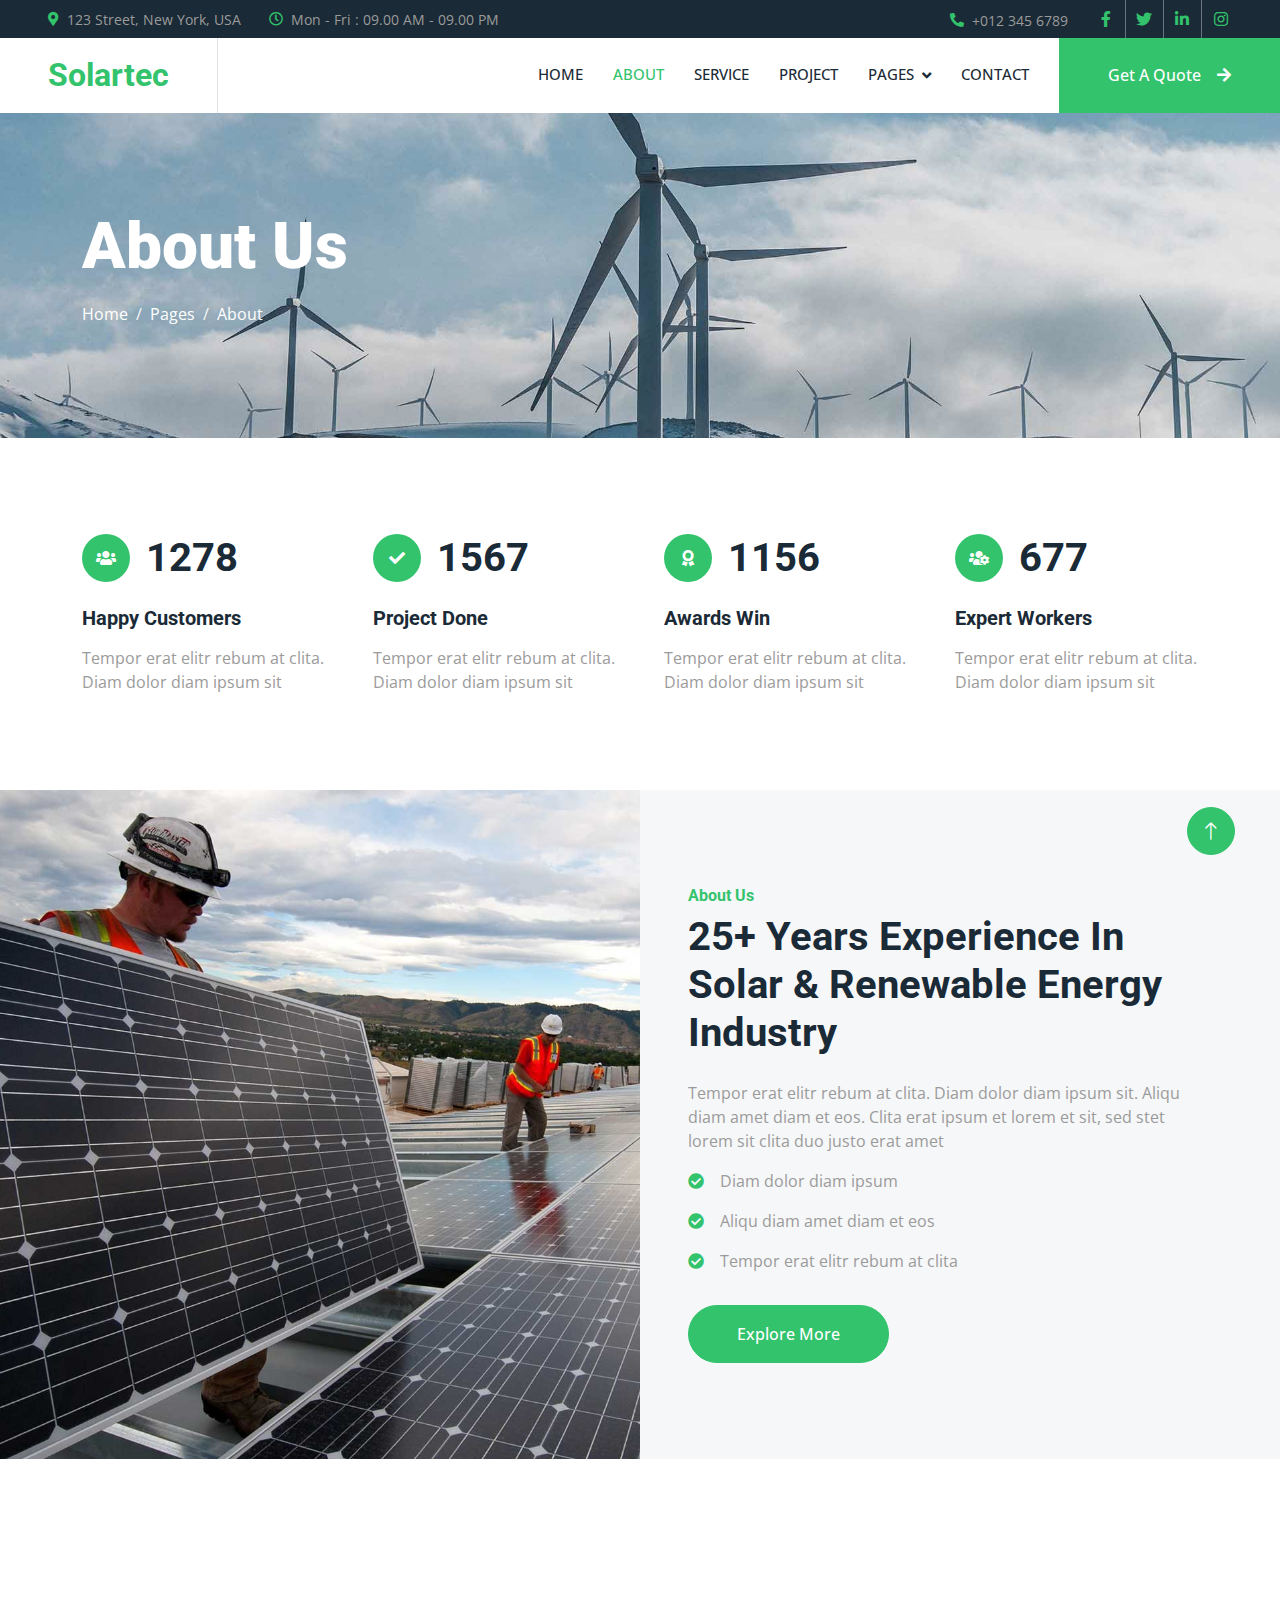
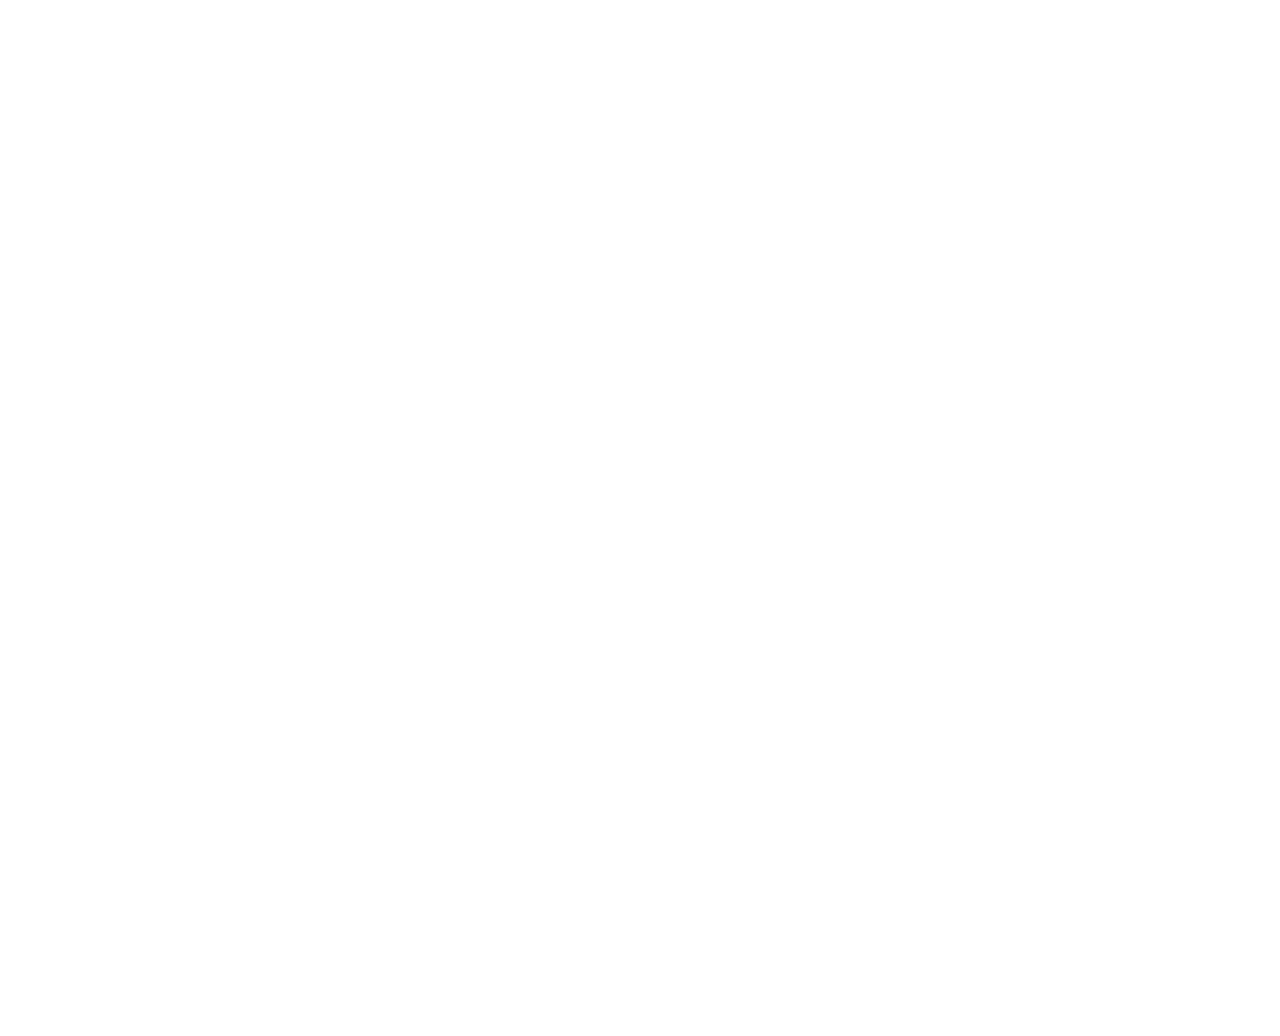
<file: about.html>
<!DOCTYPE html>
<html lang="en">

<head>
    <meta charset="utf-8">
    <title>Solartec - Renewable Energy Website Template</title>
    <meta content="width=device-width, initial-scale=1.0" name="viewport">
    <meta content="" name="keywords">
    <meta content="" name="description">

    <!-- Favicon -->
    <link href="img/favicon.ico" rel="icon">

    <!-- Google Web Fonts -->
    <link rel="preconnect" href="https://fonts.googleapis.com">
    <link rel="preconnect" href="https://fonts.gstatic.com" crossorigin>
    <link href="https://fonts.googleapis.com/css2?family=Open+Sans:wght@400;500&family=Roboto:wght@500;700;900&display=swap" rel="stylesheet"> 

    <!-- Icon Font Stylesheet -->
    <link href="https://cdnjs.cloudflare.com/ajax/libs/font-awesome/5.10.0/css/all.min.css" rel="stylesheet">
    <link href="https://cdn.jsdelivr.net/npm/bootstrap-icons@1.4.1/font/bootstrap-icons.css" rel="stylesheet">

    <!-- Libraries Stylesheet -->
    <link href="lib/animate/animate.min.css" rel="stylesheet">
    <link href="lib/owlcarousel/assets/owl.carousel.min.css" rel="stylesheet">
    <link href="lib/lightbox/css/lightbox.min.css" rel="stylesheet">

    <!-- Customized Bootstrap Stylesheet -->
    <link href="css/bootstrap.min.css" rel="stylesheet">

    <!-- Template Stylesheet -->
    <link href="css/style.css" rel="stylesheet">
</head>

<body>
    <!-- Spinner Start -->
    <div id="spinner" class="show bg-white position-fixed translate-middle w-100 vh-100 top-50 start-50 d-flex align-items-center justify-content-center">
        <div class="spinner-border text-primary" style="width: 3rem; height: 3rem;" role="status">
            <span class="sr-only">Loading...</span>
        </div>
    </div>
    <!-- Spinner End -->


    <!-- Topbar Start -->
    <div class="container-fluid bg-dark p-0">
        <div class="row gx-0 d-none d-lg-flex">
            <div class="col-lg-7 px-5 text-start">
                <div class="h-100 d-inline-flex align-items-center me-4">
                    <small class="fa fa-map-marker-alt text-primary me-2"></small>
                    <small>123 Street, New York, USA</small>
                </div>
                <div class="h-100 d-inline-flex align-items-center">
                    <small class="far fa-clock text-primary me-2"></small>
                    <small>Mon - Fri : 09.00 AM - 09.00 PM</small>
                </div>
            </div>
            <div class="col-lg-5 px-5 text-end">
                <div class="h-100 d-inline-flex align-items-center me-4">
                    <small class="fa fa-phone-alt text-primary me-2"></small>
                    <small>+012 345 6789</small>
                </div>
                <div class="h-100 d-inline-flex align-items-center mx-n2">
                    <a class="btn btn-square btn-link rounded-0 border-0 border-end border-secondary" href=""><i class="fab fa-facebook-f"></i></a>
                    <a class="btn btn-square btn-link rounded-0 border-0 border-end border-secondary" href=""><i class="fab fa-twitter"></i></a>
                    <a class="btn btn-square btn-link rounded-0 border-0 border-end border-secondary" href=""><i class="fab fa-linkedin-in"></i></a>
                    <a class="btn btn-square btn-link rounded-0" href=""><i class="fab fa-instagram"></i></a>
                </div>
            </div>
        </div>
    </div>
    <!-- Topbar End -->


    <!-- Navbar Start -->
    <nav class="navbar navbar-expand-lg bg-white navbar-light sticky-top p-0">
        <a href="index.html" class="navbar-brand d-flex align-items-center border-end px-4 px-lg-5">
            <h2 class="m-0 text-primary">Solartec</h2>
        </a>
        <button type="button" class="navbar-toggler me-4" data-bs-toggle="collapse" data-bs-target="#navbarCollapse">
            <span class="navbar-toggler-icon"></span>
        </button>
        <div class="collapse navbar-collapse" id="navbarCollapse">
            <div class="navbar-nav ms-auto p-4 p-lg-0">
                <a href="index.html" class="nav-item nav-link">Home</a>
                <a href="about.html" class="nav-item nav-link active">About</a>
                <a href="service.html" class="nav-item nav-link">Service</a>
                <a href="project.html" class="nav-item nav-link">Project</a>
                <div class="nav-item dropdown">
                    <a href="#" class="nav-link dropdown-toggle" data-bs-toggle="dropdown">Pages</a>
                    <div class="dropdown-menu bg-light m-0">
                        <a href="feature.html" class="dropdown-item">Feature</a>
                        <a href="quote.html" class="dropdown-item">Free Quote</a>
                        <a href="team.html" class="dropdown-item">Our Team</a>
                        <a href="testimonial.html" class="dropdown-item">Testimonial</a>
                        <a href="404.html" class="dropdown-item">404 Page</a>
                    </div>
                </div>
                <a href="contact.html" class="nav-item nav-link">Contact</a>
            </div>
            <a href="" class="btn btn-primary rounded-0 py-4 px-lg-5 d-none d-lg-block">Get A Quote<i class="fa fa-arrow-right ms-3"></i></a>
        </div>
    </nav>
    <!-- Navbar End -->


    <!-- Page Header Start -->
    <div class="container-fluid page-header py-5 mb-5">
        <div class="container py-5">
            <h1 class="display-3 text-white mb-3 animated slideInDown">About Us</h1>
            <nav aria-label="breadcrumb animated slideInDown">
                <ol class="breadcrumb">
                    <li class="breadcrumb-item"><a class="text-white" href="#">Home</a></li>
                    <li class="breadcrumb-item"><a class="text-white" href="#">Pages</a></li>
                    <li class="breadcrumb-item text-white active" aria-current="page">About</li>
                </ol>
            </nav>
        </div>
    </div>
    <!-- Page Header End -->


    <!-- Feature Start -->
    <div class="container-xxl py-5">
        <div class="container">
            <div class="row g-5">
                <div class="col-md-6 col-lg-3 wow fadeIn" data-wow-delay="0.1s">
                    <div class="d-flex align-items-center mb-4">
                        <div class="btn-lg-square bg-primary rounded-circle me-3">
                            <i class="fa fa-users text-white"></i>
                        </div>
                        <h1 class="mb-0" data-toggle="counter-up">3453</h1>
                    </div>
                    <h5 class="mb-3">Happy Customers</h5>
                    <span>Tempor erat elitr rebum at clita. Diam dolor diam ipsum sit</span>
                </div>
                <div class="col-md-6 col-lg-3 wow fadeIn" data-wow-delay="0.3s">
                    <div class="d-flex align-items-center mb-4">
                        <div class="btn-lg-square bg-primary rounded-circle me-3">
                            <i class="fa fa-check text-white"></i>
                        </div>
                        <h1 class="mb-0" data-toggle="counter-up">4234</h1>
                    </div>
                    <h5 class="mb-3">Project Done</h5>
                    <span>Tempor erat elitr rebum at clita. Diam dolor diam ipsum sit</span>
                </div>
                <div class="col-md-6 col-lg-3 wow fadeIn" data-wow-delay="0.5s">
                    <div class="d-flex align-items-center mb-4">
                        <div class="btn-lg-square bg-primary rounded-circle me-3">
                            <i class="fa fa-award text-white"></i>
                        </div>
                        <h1 class="mb-0" data-toggle="counter-up">3123</h1>
                    </div>
                    <h5 class="mb-3">Awards Win</h5>
                    <span>Tempor erat elitr rebum at clita. Diam dolor diam ipsum sit</span>
                </div>
                <div class="col-md-6 col-lg-3 wow fadeIn" data-wow-delay="0.7s">
                    <div class="d-flex align-items-center mb-4">
                        <div class="btn-lg-square bg-primary rounded-circle me-3">
                            <i class="fa fa-users-cog text-white"></i>
                        </div>
                        <h1 class="mb-0" data-toggle="counter-up">1831</h1>
                    </div>
                    <h5 class="mb-3">Expert Workers</h5>
                    <span>Tempor erat elitr rebum at clita. Diam dolor diam ipsum sit</span>
                </div>
            </div>
        </div>
    </div>
    <!-- Feature Start -->
    

    <!-- About Start -->
    <div class="container-fluid bg-light overflow-hidden my-5 px-lg-0">
        <div class="container about px-lg-0">
            <div class="row g-0 mx-lg-0">
                <div class="col-lg-6 ps-lg-0 wow fadeIn" data-wow-delay="0.1s" style="min-height: 400px;">
                    <div class="position-relative h-100">
                        <img class="position-absolute img-fluid w-100 h-100" src="img/about.jpg" style="object-fit: cover;" alt="">
                    </div>
                </div>
                <div class="col-lg-6 about-text py-5 wow fadeIn" data-wow-delay="0.5s">
                    <div class="p-lg-5 pe-lg-0">
                        <h6 class="text-primary">About Us</h6>
                        <h1 class="mb-4">25+ Years Experience In Solar & Renewable Energy Industry</h1>
                        <p>Tempor erat elitr rebum at clita. Diam dolor diam ipsum sit. Aliqu diam amet diam et eos. Clita erat ipsum et lorem et sit, sed stet lorem sit clita duo justo erat amet</p>
                        <p><i class="fa fa-check-circle text-primary me-3"></i>Diam dolor diam ipsum</p>
                        <p><i class="fa fa-check-circle text-primary me-3"></i>Aliqu diam amet diam et eos</p>
                        <p><i class="fa fa-check-circle text-primary me-3"></i>Tempor erat elitr rebum at clita</p>
                        <a href="" class="btn btn-primary rounded-pill py-3 px-5 mt-3">Explore More</a>
                    </div>
                </div>
            </div>
        </div>
    </div>
    <!-- About End -->


    <!-- Team Start -->
    <div class="container-xxl py-5">
        <div class="container">
            <div class="text-center mx-auto mb-5 wow fadeInUp" data-wow-delay="0.1s" style="max-width: 600px;">
                <h6 class="text-primary">Team Member</h6>
                <h1 class="mb-4">Experienced Team Members</h1>
            </div>
            <div class="row g-4">
                <div class="col-lg-4 col-md-6 wow fadeInUp" data-wow-delay="0.1s">
                    <div class="team-item rounded overflow-hidden">
                        <div class="d-flex">
                            <img class="img-fluid w-75" src="img/team-1.jpg" alt="">
                            <div class="team-social w-25">
                                <a class="btn btn-lg-square btn-outline-primary rounded-circle mt-3" href=""><i class="fab fa-facebook-f"></i></a>
                                <a class="btn btn-lg-square btn-outline-primary rounded-circle mt-3" href=""><i class="fab fa-twitter"></i></a>
                                <a class="btn btn-lg-square btn-outline-primary rounded-circle mt-3" href=""><i class="fab fa-instagram"></i></a>
                            </div>
                        </div>
                        <div class="p-4">
                            <h5>Full Name</h5>
                            <span>Designation</span>
                        </div>
                    </div>
                </div>
                <div class="col-lg-4 col-md-6 wow fadeInUp" data-wow-delay="0.3s">
                    <div class="team-item rounded overflow-hidden">
                        <div class="d-flex">
                            <img class="img-fluid w-75" src="img/team-2.jpg" alt="">
                            <div class="team-social w-25">
                                <a class="btn btn-lg-square btn-outline-primary rounded-circle mt-3" href=""><i class="fab fa-facebook-f"></i></a>
                                <a class="btn btn-lg-square btn-outline-primary rounded-circle mt-3" href=""><i class="fab fa-twitter"></i></a>
                                <a class="btn btn-lg-square btn-outline-primary rounded-circle mt-3" href=""><i class="fab fa-instagram"></i></a>
                            </div>
                        </div>
                        <div class="p-4">
                            <h5>Full Name</h5>
                            <span>Designation</span>
                        </div>
                    </div>
                </div>
                <div class="col-lg-4 col-md-6 wow fadeInUp" data-wow-delay="0.5s">
                    <div class="team-item rounded overflow-hidden">
                        <div class="d-flex">
                            <img class="img-fluid w-75" src="img/team-3.jpg" alt="">
                            <div class="team-social w-25">
                                <a class="btn btn-lg-square btn-outline-primary rounded-circle mt-3" href=""><i class="fab fa-facebook-f"></i></a>
                                <a class="btn btn-lg-square btn-outline-primary rounded-circle mt-3" href=""><i class="fab fa-twitter"></i></a>
                                <a class="btn btn-lg-square btn-outline-primary rounded-circle mt-3" href=""><i class="fab fa-instagram"></i></a>
                            </div>
                        </div>
                        <div class="p-4">
                            <h5>Full Name</h5>
                            <span>Designation</span>
                        </div>
                    </div>
                </div>
            </div>
        </div>
    </div>
    <!-- Team End -->
        

    <!-- Footer Start -->
    <div class="container-fluid bg-dark text-body footer mt-5 pt-5 wow fadeIn" data-wow-delay="0.1s">
        <div class="container py-5">
            <div class="row g-5">
                <div class="col-lg-3 col-md-6">
                    <h5 class="text-white mb-4">Address</h5>
                    <p class="mb-2"><i class="fa fa-map-marker-alt me-3"></i>123 Street, New York, USA</p>
                    <p class="mb-2"><i class="fa fa-phone-alt me-3"></i>+012 345 67890</p>
                    <p class="mb-2"><i class="fa fa-envelope me-3"></i>info@example.com</p>
                    <div class="d-flex pt-2">
                        <a class="btn btn-square btn-outline-light btn-social" href=""><i class="fab fa-twitter"></i></a>
                        <a class="btn btn-square btn-outline-light btn-social" href=""><i class="fab fa-facebook-f"></i></a>
                        <a class="btn btn-square btn-outline-light btn-social" href=""><i class="fab fa-youtube"></i></a>
                        <a class="btn btn-square btn-outline-light btn-social" href=""><i class="fab fa-linkedin-in"></i></a>
                    </div>
                </div>
                <div class="col-lg-3 col-md-6">
                    <h5 class="text-white mb-4">Quick Links</h5>
                    <a class="btn btn-link" href="">About Us</a>
                    <a class="btn btn-link" href="">Contact Us</a>
                    <a class="btn btn-link" href="">Our Services</a>
                    <a class="btn btn-link" href="">Terms & Condition</a>
                    <a class="btn btn-link" href="">Support</a>
                </div>
                <div class="col-lg-3 col-md-6">
                    <h5 class="text-white mb-4">Project Gallery</h5>
                    <div class="row g-2">
                        <div class="col-4">
                            <img class="img-fluid rounded" src="img/gallery-1.jpg" alt="">
                        </div>
                        <div class="col-4">
                            <img class="img-fluid rounded" src="img/gallery-2.jpg" alt="">
                        </div>
                        <div class="col-4">
                            <img class="img-fluid rounded" src="img/gallery-3.jpg" alt="">
                        </div>
                        <div class="col-4">
                            <img class="img-fluid rounded" src="img/gallery-4.jpg" alt="">
                        </div>
                        <div class="col-4">
                            <img class="img-fluid rounded" src="img/gallery-5.jpg" alt="">
                        </div>
                        <div class="col-4">
                            <img class="img-fluid rounded" src="img/gallery-6.jpg" alt="">
                        </div>
                    </div>
                </div>
                <div class="col-lg-3 col-md-6">
                    <h5 class="text-white mb-4">Newsletter</h5>
                    <p>Dolor amet sit justo amet elitr clita ipsum elitr est.</p>
                    <div class="position-relative mx-auto" style="max-width: 400px;">
                        <input class="form-control border-0 w-100 py-3 ps-4 pe-5" type="text" placeholder="Your email">
                        <button type="button" class="btn btn-primary py-2 position-absolute top-0 end-0 mt-2 me-2">SignUp</button>
                    </div>
                </div>
            </div>
        </div>
        <div class="container">
            <div class="copyright">
                <div class="row">
                    <div class="col-md-6 text-center text-md-start mb-3 mb-md-0">
                        &copy; <a href="#">Your Site Name</a>, All Right Reserved.
                    </div>
                    <div class="col-md-6 text-center text-md-end">
                        <!--/*** This template is free as long as you keep the footer author’s credit link/attribution link/backlink. If you'd like to use the template without the footer author’s credit link/attribution link/backlink, you can purchase the Credit Removal License from "https://htmlcodex.com/credit-removal". Thank you for your support. ***/-->
                        Designed By <a href="https://htmlcodex.com">HTML Codex</a>
                        <br>Distributed By: <a href="https://themewagon.com" target="_blank">ThemeWagon</a>
                    </div>
                </div>
            </div>
        </div>
    </div>
    <!-- Footer End -->


    <!-- Back to Top -->
    <a href="#" class="btn btn-lg btn-primary btn-lg-square rounded-circle back-to-top"><i class="bi bi-arrow-up"></i></a>


    <!-- JavaScript Libraries -->
    <script src="https://code.jquery.com/jquery-3.4.1.min.js"></script>
    <script src="https://cdn.jsdelivr.net/npm/bootstrap@5.0.0/dist/js/bootstrap.bundle.min.js"></script>
    <script src="lib/wow/wow.min.js"></script>
    <script src="lib/easing/easing.min.js"></script>
    <script src="lib/waypoints/waypoints.min.js"></script>
    <script src="lib/counterup/counterup.min.js"></script>
    <script src="lib/owlcarousel/owl.carousel.min.js"></script>
    <script src="lib/isotope/isotope.pkgd.min.js"></script>
    <script src="lib/lightbox/js/lightbox.min.js"></script>

    <!-- Template Javascript -->
    <script src="js/main.js"></script>
</body>

</html>
</file>
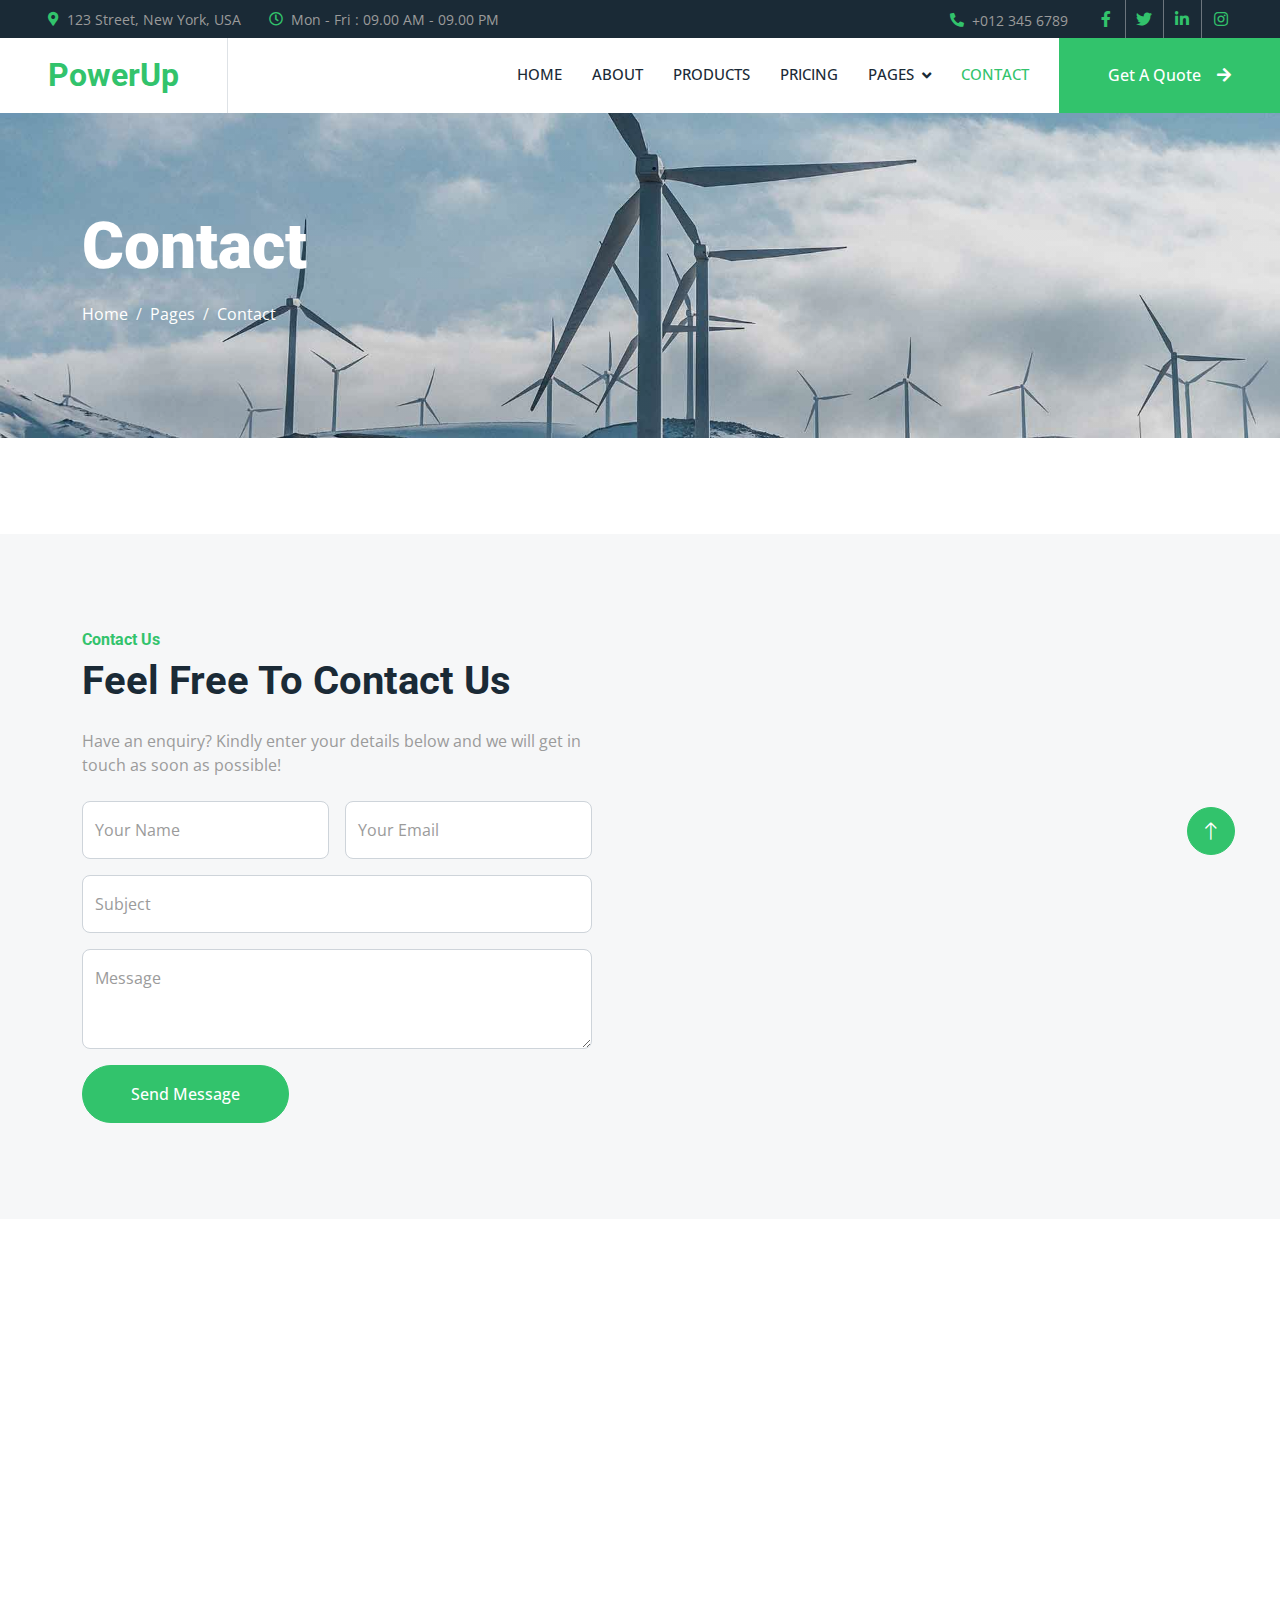
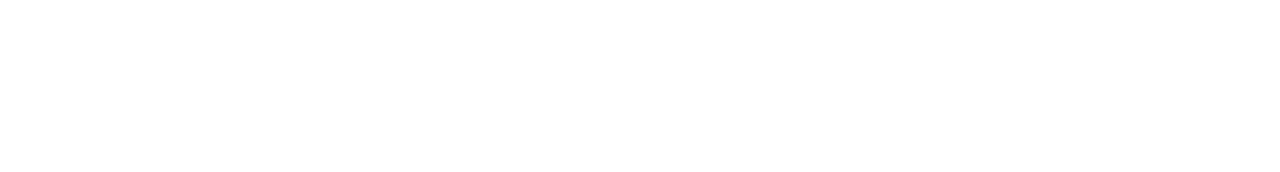
<file: contact.html>
<!DOCTYPE html>
<html lang="en">

<head>
    <meta charset="utf-8">
    <title>PowerUp</title>
    <meta content="width=device-width, initial-scale=1.0" name="viewport">
    <meta content="" name="keywords">
    <meta content="" name="description">

    <!-- Favicon -->
    <link href="img/favicon.ico?v=2" rel="icon">

    <!-- Google Web Fonts -->
    <link rel="preconnect" href="https://fonts.googleapis.com">
    <link rel="preconnect" href="https://fonts.gstatic.com" crossorigin>
    <link href="https://fonts.googleapis.com/css2?family=Open+Sans:wght@400;500&family=Roboto:wght@500;700;900&display=swap" rel="stylesheet"> 

    <!-- Icon Font Stylesheet -->
    <link href="https://cdnjs.cloudflare.com/ajax/libs/font-awesome/5.10.0/css/all.min.css" rel="stylesheet">
    <link href="https://cdn.jsdelivr.net/npm/bootstrap-icons@1.4.1/font/bootstrap-icons.css" rel="stylesheet">

    <!-- Libraries Stylesheet -->
    <link href="lib/animate/animate.min.css" rel="stylesheet">
    <link href="lib/owlcarousel/assets/owl.carousel.min.css" rel="stylesheet">
    <link href="lib/lightbox/css/lightbox.min.css" rel="stylesheet">

    <!-- Customized Bootstrap Stylesheet -->
    <link href="css/bootstrap.min.css" rel="stylesheet">

    <!-- Template Stylesheet -->
    <link href="css/style.css" rel="stylesheet">
</head>

<body>
    <!-- Spinner Start -->
    <div id="spinner" class="show bg-white position-fixed translate-middle w-100 vh-100 top-50 start-50 d-flex align-items-center justify-content-center">
        <div class="spinner-border text-primary" style="width: 3rem; height: 3rem;" role="status">
            <span class="sr-only">Loading...</span>
        </div>
    </div>
    <!-- Spinner End -->


    <!-- Topbar Start -->
    <div class="container-fluid bg-dark p-0">
        <div class="row gx-0 d-none d-lg-flex">
            <div class="col-lg-7 px-5 text-start">
                <div class="h-100 d-inline-flex align-items-center me-4">
                    <small class="fa fa-map-marker-alt text-primary me-2"></small>
                    <small>123 Street, New York, USA</small>
                </div>
                <div class="h-100 d-inline-flex align-items-center">
                    <small class="far fa-clock text-primary me-2"></small>
                    <small>Mon - Fri : 09.00 AM - 09.00 PM</small>
                </div>
            </div>
            <div class="col-lg-5 px-5 text-end">
                <div class="h-100 d-inline-flex align-items-center me-4">
                    <small class="fa fa-phone-alt text-primary me-2"></small>
                    <small>+012 345 6789</small>
                </div>
                <div class="h-100 d-inline-flex align-items-center mx-n2">
                    <a class="btn btn-square btn-link rounded-0 border-0 border-end border-secondary" href=""><i class="fab fa-facebook-f"></i></a>
                    <a class="btn btn-square btn-link rounded-0 border-0 border-end border-secondary" href=""><i class="fab fa-twitter"></i></a>
                    <a class="btn btn-square btn-link rounded-0 border-0 border-end border-secondary" href=""><i class="fab fa-linkedin-in"></i></a>
                    <a class="btn btn-square btn-link rounded-0" href=""><i class="fab fa-instagram"></i></a>
                </div>
            </div>
        </div>
    </div>
    <!-- Topbar End -->


    <!-- Navbar Start -->
    <nav class="navbar navbar-expand-lg bg-white navbar-light sticky-top p-0">
        <a href="index.html" class="navbar-brand d-flex align-items-center border-end px-4 px-lg-5">
            <h2 class="m-0 text-primary">PowerUp</h2>
        </a>
        <button type="button" class="navbar-toggler me-4" data-bs-toggle="collapse" data-bs-target="#navbarCollapse">
            <span class="navbar-toggler-icon"></span>
        </button>
        <div class="collapse navbar-collapse" id="navbarCollapse">
            <div class="navbar-nav ms-auto p-4 p-lg-0">
                <a href="index.html" class="nav-item nav-link">Home</a>
                <a href="about.html" class="nav-item nav-link">About</a>
                <a href="service.html" class="nav-item nav-link">Products</a>
                <a href="project.html" class="nav-item nav-link">Pricing</a>
                <div class="nav-item dropdown">
                    <a href="#" class="nav-link dropdown-toggle" data-bs-toggle="dropdown">Pages</a>
                    <div class="dropdown-menu bg-light m-0">
                        <a href="feature.html" class="dropdown-item">Feature</a>
                        <a href="quote.html" class="dropdown-item">Free Quote</a>
                        <a href="team.html" class="dropdown-item">Our Team</a>
                        <a href="testimonial.html" class="dropdown-item">Testimonial</a>
                        <a href="404.html" class="dropdown-item">404 Page</a>
                    </div>
                </div>
                <a href="contact.html" class="nav-item nav-link active">Contact</a>
            </div>
            <a href="" class="btn btn-primary rounded-0 py-4 px-lg-5 d-none d-lg-block">Get A Quote<i class="fa fa-arrow-right ms-3"></i></a>
        </div>
    </nav>
    <!-- Navbar End -->


    <!-- Page Header Start -->
    <div class="container-fluid page-header py-5 mb-5">
        <div class="container py-5">
            <h1 class="display-3 text-white mb-3 animated slideInDown">Contact</h1>
            <nav aria-label="breadcrumb animated slideInDown">
                <ol class="breadcrumb">
                    <li class="breadcrumb-item"><a class="text-white" href="#">Home</a></li>
                    <li class="breadcrumb-item"><a class="text-white" href="#">Pages</a></li>
                    <li class="breadcrumb-item text-white active" aria-current="page">Contact</li>
                </ol>
            </nav>
        </div>
    </div>
    <!-- Page Header End -->


    <!-- Contact Start -->
    <div class="container-fluid bg-light overflow-hidden px-lg-0" style="margin: 6rem 0;">
        <div class="container contact px-lg-0">
            <div class="row g-0 mx-lg-0">
                <div class="col-lg-6 contact-text py-5 wow fadeIn" data-wow-delay="0.5s">
                    <div class="p-lg-5 ps-lg-0">
                        <h6 class="text-primary">Contact Us</h6>
                        <h1 class="mb-4">Feel Free To Contact Us</h1>
                        <p class="mb-4">Have an enquiry? Kindly enter your details below and we will get in touch as soon as possible!</p>
                        <form>
                            <div class="row g-3">
                                <div class="col-md-6">
                                    <div class="form-floating">
                                        <input type="text" class="form-control" id="name" placeholder="Your Name">
                                        <label for="name">Your Name</label>
                                    </div>
                                </div>
                                <div class="col-md-6">
                                    <div class="form-floating">
                                        <input type="email" class="form-control" id="email" placeholder="Your Email">
                                        <label for="email">Your Email</label>
                                    </div>
                                </div>
                                <div class="col-12">
                                    <div class="form-floating">
                                        <input type="text" class="form-control" id="subject" placeholder="Subject">
                                        <label for="subject">Subject</label>
                                    </div>
                                </div>
                                <div class="col-12">
                                    <div class="form-floating">
                                        <textarea class="form-control" placeholder="Leave a message here" id="message" style="height: 100px"></textarea>
                                        <label for="message">Message</label>
                                    </div>
                                </div>
                                <div class="col-12">
                                    <button class="btn btn-primary rounded-pill py-3 px-5" type="submit">Send Message</button>
                                </div>
                            </div>
                        </form>
                    </div>
                </div>
                <div class="col-lg-6 pe-lg-0" style="min-height: 400px;">
                    <div class="position-relative h-100">
                        <iframe class="position-absolute w-100 h-100" style="object-fit: cover;"
                        src="https://www.google.com/maps/embed?pb=!1m18!1m12!1m3!1d3001156.4288297426!2d-78.01371936852176!3d42.72876761954724!2m3!1f0!2f0!3f0!3m2!1i1024!2i768!4f13.1!3m3!1m2!1s0x4ccc4bf0f123a5a9%3A0xddcfc6c1de189567!2sNew%20York%2C%20USA!5e0!3m2!1sen!2sbd!4v1603794290143!5m2!1sen!2sbd"
                        frameborder="0" allowfullscreen="" aria-hidden="false"
                        tabindex="0"></iframe>
                    </div>
                </div>
            </div>
        </div>
    </div>
    <!-- Contact End -->


    <!-- Footer Start -->
    <div class="container-fluid bg-dark text-body footer mt-5 pt-5 wow fadeIn" data-wow-delay="0.1s">
        <div class="container py-5">
            <div class="row g-5">
                <div class="col-lg-3 col-md-6">
                    <h5 class="text-white mb-4">Address</h5>
                    <p class="mb-2"><i class="fa fa-map-marker-alt me-3"></i>57B Allen Avenue, Ikeja, Lagos, Nigeria</p>
                    <p class="mb-2"><i class="fa fa-phone-alt me-3"></i>+234 814 376 6745</p>
                    <p class="mb-2"><i class="fa fa-envelope me-3"></i>Powerup@outlook.com</p>
                    <div class="d-flex pt-2">
                        <a class="btn btn-square btn-outline-light btn-social" href=""><i class="fab fa-twitter"></i></a>
                        <a class="btn btn-square btn-outline-light btn-social" href=""><i class="fab fa-facebook-f"></i></a>
                        <a class="btn btn-square btn-outline-light btn-social" href=""><i class="fab fa-youtube"></i></a>
                        <a class="btn btn-square btn-outline-light btn-social" href=""><i class="fab fa-linkedin-in"></i></a>
                    </div>
                </div>
                <div class="col-lg-3 col-md-6">
                    <h5 class="text-white mb-4">Quick Links</h5>
                    <a class="btn btn-link" href="">About Us</a>
                    <a class="btn btn-link" href="">Contact Us</a>
                    <a class="btn btn-link" href="">Our Services</a>
                    <a class="btn btn-link" href="">Terms & Condition</a>
                    <a class="btn btn-link" href="">Support</a>
                </div>
                <div class="col-lg-3 col-md-6">
                    <h5 class="text-white mb-4">Project Gallery</h5>
                    <div class="row g-2">
                        <div class="col-4">
                            <img class="img-fluid rounded" src="img/gallery-1.jpg" alt="">
                        </div>
                        <div class="col-4">
                            <img class="img-fluid rounded" src="img/gallery-2.jpg" alt="">
                        </div>
                        <div class="col-4">
                            <img class="img-fluid rounded" src="img/gallery-3.jpg" alt="">
                        </div>
                        <div class="col-4">
                            <img class="img-fluid rounded" src="img/gallery-4.jpg" alt="">
                        </div>
                        <div class="col-4">
                            <img class="img-fluid rounded" src="img/gallery-5.jpg" alt="">
                        </div>
                        <div class="col-4">
                            <img class="img-fluid rounded" src="img/gallery-6.jpg" alt="">
                        </div>
                    </div>
                </div>
                <div class="col-lg-3 col-md-6">
                    <h5 class="text-white mb-4">Newsletter</h5>
                    <p>Stay updated with our montly newsletter</p>
                    <div class="position-relative mx-auto" style="max-width: 400px;">
                        <input class="form-control border-0 w-100 py-3 ps-4 pe-5" type="text" placeholder="Your email">
                        <button type="button" class="btn btn-primary py-2 position-absolute top-0 end-0 mt-2 me-2">SignUp</button>
                    </div>
                </div>
            </div>
        </div>
        <div class="container">
            <div class="copyright">
                <div class="row">
                    <div class="col-md-6 text-center text-md-start mb-3 mb-md-0">
                        &copy; <a href="#">Powerup.com</a>, All Right Reserved.
                    </div>
                    <div class="col-md-6 text-center text-md-end">
                        <!--/*** This template is free as long as you keep the footer author’s credit link/attribution link/backlink. If you'd like to use the template without the footer author’s credit link/attribution link/backlink, you can purchase the Credit Removal License from "https://htmlcodex.com/credit-removal". Thank you for your support. ***/-->
                        Designed By <a href="https://htmlcodex.com">The Tribe</a>
                        <br>Distributed By: <a href="https://themewagon.com" target="_blank">Tech4Dev</a>
                    </div>
                </div>
            </div>
        </div>
    </div>
    <!-- Footer End -->


    <!-- Back to Top -->
    <a href="#" class="btn btn-lg btn-primary btn-lg-square rounded-circle back-to-top"><i class="bi bi-arrow-up"></i></a>


    <!-- JavaScript Libraries -->
    <script src="https://code.jquery.com/jquery-3.4.1.min.js"></script>
    <script src="https://cdn.jsdelivr.net/npm/bootstrap@5.0.0/dist/js/bootstrap.bundle.min.js"></script>
    <script src="lib/wow/wow.min.js"></script>
    <script src="lib/easing/easing.min.js"></script>
    <script src="lib/waypoints/waypoints.min.js"></script>
    <script src="lib/counterup/counterup.min.js"></script>
    <script src="lib/owlcarousel/owl.carousel.min.js"></script>
    <script src="lib/isotope/isotope.pkgd.min.js"></script>
    <script src="lib/lightbox/js/lightbox.min.js"></script>

    <!-- Template Javascript -->
    <script src="js/main.js"></script>
</body>

</html>
</file>
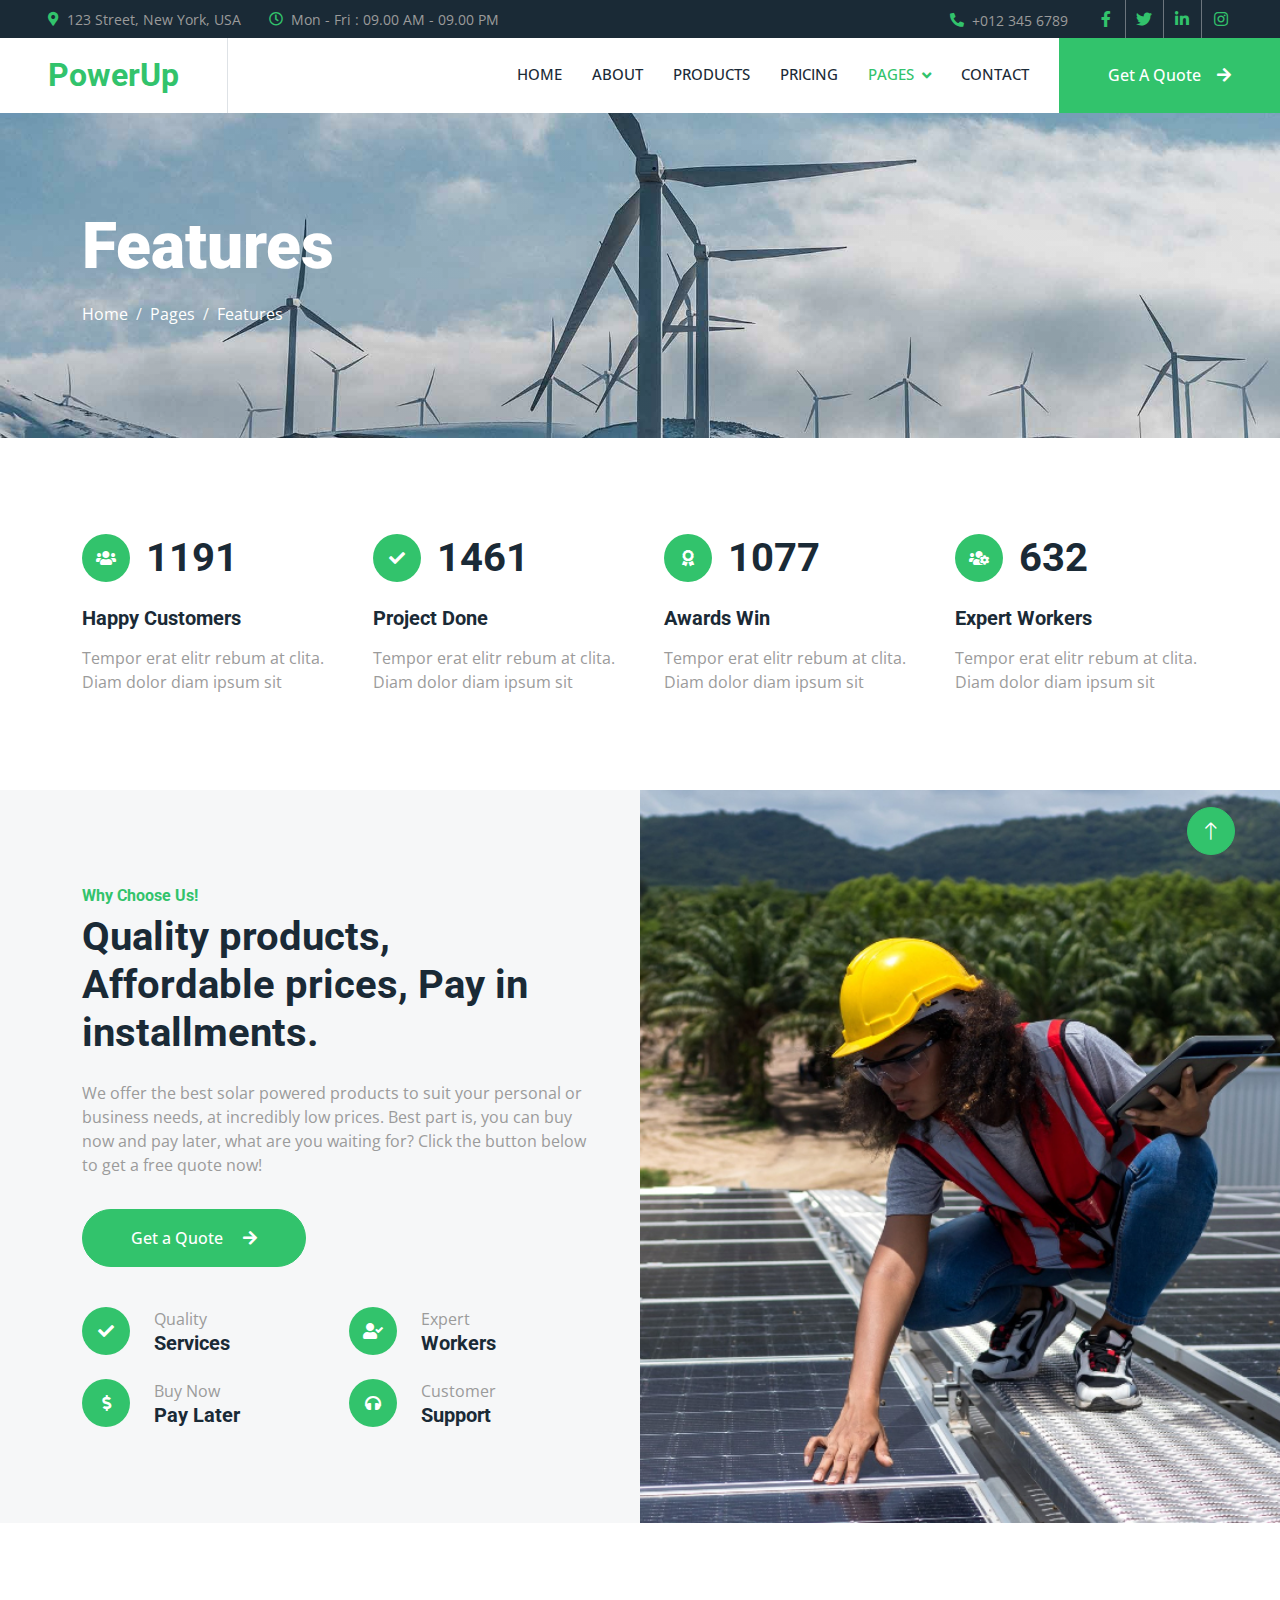
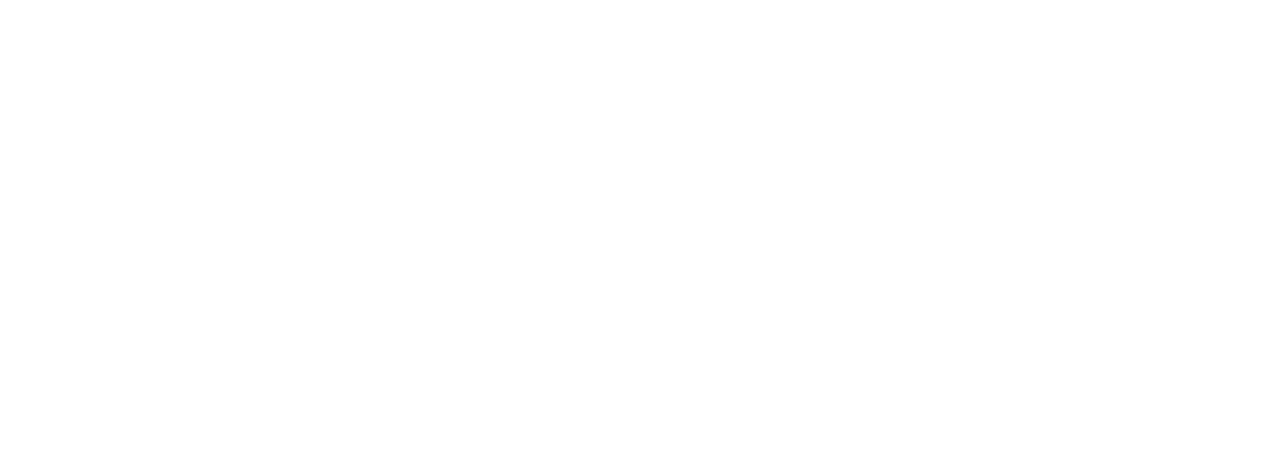
<file: feature.html>
<!DOCTYPE html>
<html lang="en">

<head>
    <meta charset="utf-8">
    <title>PowerUp</title>
    <meta content="width=device-width, initial-scale=1.0" name="viewport">
    <meta content="" name="keywords">
    <meta content="" name="description">

    <!-- Favicon -->
    <link href="img/favicon.ico?v=2" rel="icon">

    <!-- Google Web Fonts -->
    <link rel="preconnect" href="https://fonts.googleapis.com">
    <link rel="preconnect" href="https://fonts.gstatic.com" crossorigin>
    <link href="https://fonts.googleapis.com/css2?family=Open+Sans:wght@400;500&family=Roboto:wght@500;700;900&display=swap" rel="stylesheet"> 

    <!-- Icon Font Stylesheet -->
    <link href="https://cdnjs.cloudflare.com/ajax/libs/font-awesome/5.10.0/css/all.min.css" rel="stylesheet">
    <link href="https://cdn.jsdelivr.net/npm/bootstrap-icons@1.4.1/font/bootstrap-icons.css" rel="stylesheet">

    <!-- Libraries Stylesheet -->
    <link href="lib/animate/animate.min.css" rel="stylesheet">
    <link href="lib/owlcarousel/assets/owl.carousel.min.css" rel="stylesheet">
    <link href="lib/lightbox/css/lightbox.min.css" rel="stylesheet">

    <!-- Customized Bootstrap Stylesheet -->
    <link href="css/bootstrap.min.css" rel="stylesheet">

    <!-- Template Stylesheet -->
    <link href="css/style.css" rel="stylesheet">
</head>

<body>
    <!-- Spinner Start -->
    <div id="spinner" class="show bg-white position-fixed translate-middle w-100 vh-100 top-50 start-50 d-flex align-items-center justify-content-center">
        <div class="spinner-border text-primary" style="width: 3rem; height: 3rem;" role="status">
            <span class="sr-only">Loading...</span>
        </div>
    </div>
    <!-- Spinner End -->


    <!-- Topbar Start -->
    <div class="container-fluid bg-dark p-0">
        <div class="row gx-0 d-none d-lg-flex">
            <div class="col-lg-7 px-5 text-start">
                <div class="h-100 d-inline-flex align-items-center me-4">
                    <small class="fa fa-map-marker-alt text-primary me-2"></small>
                    <small>123 Street, New York, USA</small>
                </div>
                <div class="h-100 d-inline-flex align-items-center">
                    <small class="far fa-clock text-primary me-2"></small>
                    <small>Mon - Fri : 09.00 AM - 09.00 PM</small>
                </div>
            </div>
            <div class="col-lg-5 px-5 text-end">
                <div class="h-100 d-inline-flex align-items-center me-4">
                    <small class="fa fa-phone-alt text-primary me-2"></small>
                    <small>+012 345 6789</small>
                </div>
                <div class="h-100 d-inline-flex align-items-center mx-n2">
                    <a class="btn btn-square btn-link rounded-0 border-0 border-end border-secondary" href=""><i class="fab fa-facebook-f"></i></a>
                    <a class="btn btn-square btn-link rounded-0 border-0 border-end border-secondary" href=""><i class="fab fa-twitter"></i></a>
                    <a class="btn btn-square btn-link rounded-0 border-0 border-end border-secondary" href=""><i class="fab fa-linkedin-in"></i></a>
                    <a class="btn btn-square btn-link rounded-0" href=""><i class="fab fa-instagram"></i></a>
                </div>
            </div>
        </div>
    </div>
    <!-- Topbar End -->


    <!-- Navbar Start -->
    <nav class="navbar navbar-expand-lg bg-white navbar-light sticky-top p-0">
        <a href="index.html" class="navbar-brand d-flex align-items-center border-end px-4 px-lg-5">
            <h2 class="m-0 text-primary">PowerUp</h2>
        </a>
        <button type="button" class="navbar-toggler me-4" data-bs-toggle="collapse" data-bs-target="#navbarCollapse">
            <span class="navbar-toggler-icon"></span>
        </button>
        <div class="collapse navbar-collapse" id="navbarCollapse">
            <div class="navbar-nav ms-auto p-4 p-lg-0">
                <a href="index.html" class="nav-item nav-link">Home</a>
                <a href="about.html" class="nav-item nav-link">About</a>
                <a href="service.html" class="nav-item nav-link">Products</a>
                <a href="project.html" class="nav-item nav-link">Pricing</a>
                <div class="nav-item dropdown">
                    <a href="#" class="nav-link dropdown-toggle active" data-bs-toggle="dropdown">Pages</a>
                    <div class="dropdown-menu bg-light m-0">
                        <a href="feature.html" class="dropdown-item active">Feature</a>
                        <a href="quote.html" class="dropdown-item">Free Quote</a>
                        <a href="team.html" class="dropdown-item">Our Team</a>
                        <a href="testimonial.html" class="dropdown-item">Testimonial</a>
                        <a href="404.html" class="dropdown-item">404 Page</a>
                    </div>
                </div>
                <a href="contact.html" class="nav-item nav-link">Contact</a>
            </div>
            <a href="" class="btn btn-primary rounded-0 py-4 px-lg-5 d-none d-lg-block">Get A Quote<i class="fa fa-arrow-right ms-3"></i></a>
        </div>
    </nav>
    <!-- Navbar End -->


    <!-- Page Header Start -->
    <div class="container-fluid page-header py-5 mb-5">
        <div class="container py-5">
            <h1 class="display-3 text-white mb-3 animated slideInDown">Features</h1>
            <nav aria-label="breadcrumb animated slideInDown">
                <ol class="breadcrumb">
                    <li class="breadcrumb-item"><a class="text-white" href="#">Home</a></li>
                    <li class="breadcrumb-item"><a class="text-white" href="#">Pages</a></li>
                    <li class="breadcrumb-item text-white active" aria-current="page">Features</li>
                </ol>
            </nav>
        </div>
    </div>
    <!-- Page Header End -->


    <!-- Feature Start -->
    <div class="container-xxl py-5">
        <div class="container">
            <div class="row g-5">
                <div class="col-md-6 col-lg-3 wow fadeIn" data-wow-delay="0.1s">
                    <div class="d-flex align-items-center mb-4">
                        <div class="btn-lg-square bg-primary rounded-circle me-3">
                            <i class="fa fa-users text-white"></i>
                        </div>
                        <h1 class="mb-0" data-toggle="counter-up">3453</h1>
                    </div>
                    <h5 class="mb-3">Happy Customers</h5>
                    <span>Tempor erat elitr rebum at clita. Diam dolor diam ipsum sit</span>
                </div>
                <div class="col-md-6 col-lg-3 wow fadeIn" data-wow-delay="0.3s">
                    <div class="d-flex align-items-center mb-4">
                        <div class="btn-lg-square bg-primary rounded-circle me-3">
                            <i class="fa fa-check text-white"></i>
                        </div>
                        <h1 class="mb-0" data-toggle="counter-up">4234</h1>
                    </div>
                    <h5 class="mb-3">Project Done</h5>
                    <span>Tempor erat elitr rebum at clita. Diam dolor diam ipsum sit</span>
                </div>
                <div class="col-md-6 col-lg-3 wow fadeIn" data-wow-delay="0.5s">
                    <div class="d-flex align-items-center mb-4">
                        <div class="btn-lg-square bg-primary rounded-circle me-3">
                            <i class="fa fa-award text-white"></i>
                        </div>
                        <h1 class="mb-0" data-toggle="counter-up">3123</h1>
                    </div>
                    <h5 class="mb-3">Awards Win</h5>
                    <span>Tempor erat elitr rebum at clita. Diam dolor diam ipsum sit</span>
                </div>
                <div class="col-md-6 col-lg-3 wow fadeIn" data-wow-delay="0.7s">
                    <div class="d-flex align-items-center mb-4">
                        <div class="btn-lg-square bg-primary rounded-circle me-3">
                            <i class="fa fa-users-cog text-white"></i>
                        </div>
                        <h1 class="mb-0" data-toggle="counter-up">1831</h1>
                    </div>
                    <h5 class="mb-3">Expert Workers</h5>
                    <span>Tempor erat elitr rebum at clita. Diam dolor diam ipsum sit</span>
                </div>
            </div>
        </div>
    </div>
    <!-- Feature Start -->


    <!-- Feature Start -->
    <div class="container-fluid bg-light overflow-hidden my-5 px-lg-0">
        <div class="container feature px-lg-0">
            <div class="row g-0 mx-lg-0">
                <div class="col-lg-6 feature-text py-5 wow fadeIn" data-wow-delay="0.1s">
                    <div class="p-lg-5 ps-lg-0">
                        <h6 class="text-primary">Why Choose Us!</h6>
                        <h1 class="mb-4">Quality products, Affordable prices, Pay in installments.</h1>
                        <p class="mb-4 pb-2">We offer the best solar powered products to suit your personal or business
                            needs, at incredibly low prices. Best part is, you can buy now and pay later, what are you
                            waiting for? Click the button below to get a free quote now!</p>
                        <div class="col-12" style="margin-bottom:40px;">
                            <a href="#quote-home"> <button class="btn btn-primary rounded-pill py-3 px-5"
                                    type="submit">Get a Quote <i class="fa fa-arrow-right ms-3"></i> </button> </a>
                        </div>
                        <div class="row g-4">
                            <div class="col-6">
                                <div class="d-flex align-items-center">
                                    <div class="btn-lg-square bg-primary rounded-circle">
                                        <i class="fa fa-check text-white"></i>
                                    </div>
                                    <div class="ms-4">
                                        <p class="mb-0">Quality</p>
                                        <h5 class="mb-0">Services</h5>
                                    </div>
                                </div>
                            </div>
                            <div class="col-6">
                                <div class="d-flex align-items-center">
                                    <div class="btn-lg-square bg-primary rounded-circle">
                                        <i class="fa fa-user-check text-white"></i>
                                    </div>
                                    <div class="ms-4">
                                        <p class="mb-0">Expert</p>
                                        <h5 class="mb-0">Workers</h5>
                                    </div>
                                </div>
                            </div>
                            <div class="col-6">
                                <div class="d-flex align-items-center">
                                    <div class="btn-lg-square bg-primary rounded-circle">
                                        <i class="fa fa-dollar-sign text-white"></i>
                                    </div>
                                    <div class="ms-4">
                                        <p class="mb-0">Buy Now</p>
                                        <h5 class="mb-0">Pay Later</h5>
                                    </div>
                                </div>
                            </div>
                            <div class="col-6">
                                <div class="d-flex align-items-center">
                                    <div class="btn-lg-square bg-primary rounded-circle">
                                        <i class="fa fa-headphones text-white"></i>
                                    </div>
                                    <div class="ms-4">
                                        <p class="mb-0">Customer</p>
                                        <h5 class="mb-0">Support</h5>
                                    </div>
                                </div>
                            </div>
                        </div>
                    </div>
                </div>
                <div class="col-lg-6 pe-lg-0 wow fadeIn" data-wow-delay="0.5s" style="min-height: 400px;">
                    <div class="position-relative h-100">
                        <img class="position-absolute img-fluid w-100 h-100" src="img/FeaturesNew1.jpg"
                            style="object-fit: cover;" alt="Solar-Panel">
                    </div>
                </div>
            </div>
        </div>
    </div>
    <!-- Feature End -->


    <!-- Footer Start -->
    <div class="container-fluid bg-dark text-body footer pt-5 wow fadeIn" data-wow-delay="0.1s" style="margin-top: 6rem;">
        <div class="container py-5">
            <div class="row g-5">
                <div class="col-lg-3 col-md-6">
                    <h5 class="text-white mb-4">Address</h5>
                    <p class="mb-2"><i class="fa fa-map-marker-alt me-3"></i>57B Allen Avenue, Ikeja, Lagos, Nigeria</p>
                    <p class="mb-2"><i class="fa fa-phone-alt me-3"></i>+234 814 376 6745</p>
                    <p class="mb-2"><i class="fa fa-envelope me-3"></i>Powerup@outlook.com</p>
                    <div class="d-flex pt-2">
                        <a class="btn btn-square btn-outline-light btn-social" href=""><i class="fab fa-twitter"></i></a>
                        <a class="btn btn-square btn-outline-light btn-social" href=""><i class="fab fa-facebook-f"></i></a>
                        <a class="btn btn-square btn-outline-light btn-social" href=""><i class="fab fa-youtube"></i></a>
                        <a class="btn btn-square btn-outline-light btn-social" href=""><i class="fab fa-linkedin-in"></i></a>
                    </div>
                </div>
                <div class="col-lg-3 col-md-6">
                    <h5 class="text-white mb-4">Quick Links</h5>
                    <a class="btn btn-link" href="">About Us</a>
                    <a class="btn btn-link" href="">Contact Us</a>
                    <a class="btn btn-link" href="">Our Services</a>
                    <a class="btn btn-link" href="">Terms & Condition</a>
                    <a class="btn btn-link" href="">Support</a>
                </div>
                <div class="col-lg-3 col-md-6">
                    <h5 class="text-white mb-4">Project Gallery</h5>
                    <div class="row g-2">
                        <div class="col-4">
                            <img class="img-fluid rounded" src="img/gallery-1.jpg" alt="">
                        </div>
                        <div class="col-4">
                            <img class="img-fluid rounded" src="img/gallery-2.jpg" alt="">
                        </div>
                        <div class="col-4">
                            <img class="img-fluid rounded" src="img/gallery-3.jpg" alt="">
                        </div>
                        <div class="col-4">
                            <img class="img-fluid rounded" src="img/gallery-4.jpg" alt="">
                        </div>
                        <div class="col-4">
                            <img class="img-fluid rounded" src="img/gallery-5.jpg" alt="">
                        </div>
                        <div class="col-4">
                            <img class="img-fluid rounded" src="img/gallery-6.jpg" alt="">
                        </div>
                    </div>
                </div>
                <div class="col-lg-3 col-md-6">
                    <h5 class="text-white mb-4">Newsletter</h5>
                    <p>Stay updated with our monthly newsletter</p>
                    <div class="position-relative mx-auto" style="max-width: 400px;">
                        <input class="form-control border-0 w-100 py-3 ps-4 pe-5" type="text" placeholder="Your email">
                        <button type="button" class="btn btn-primary py-2 position-absolute top-0 end-0 mt-2 me-2">SignUp</button>
                    </div>
                </div>
            </div>
        </div>
        <div class="container">
            <div class="copyright">
                <div class="row">
                    <div class="col-md-6 text-center text-md-start mb-3 mb-md-0">
                        &copy; <a href="#">Powerup.com</a>, All Right Reserved.
                    </div>
                    <div class="col-md-6 text-center text-md-end">
                        <!--/*** This template is free as long as you keep the footer author’s credit link/attribution link/backlink. If you'd like to use the template without the footer author’s credit link/attribution link/backlink, you can purchase the Credit Removal License from "https://htmlcodex.com/credit-removal". Thank you for your support. ***/-->
                        Designed By <a href="https://htmlcodex.com">The Tribe</a>
                        <br>Distributed By: <a href="https://themewagon.com" target="_blank">Tech4Dev</a>
                    </div>
                </div>
            </div>
        </div>
    </div>
    <!-- Footer End -->


    <!-- Back to Top -->
    <a href="#" class="btn btn-lg btn-primary btn-lg-square rounded-circle back-to-top"><i class="bi bi-arrow-up"></i></a>


    <!-- JavaScript Libraries -->
    <script src="https://code.jquery.com/jquery-3.4.1.min.js"></script>
    <script src="https://cdn.jsdelivr.net/npm/bootstrap@5.0.0/dist/js/bootstrap.bundle.min.js"></script>
    <script src="lib/wow/wow.min.js"></script>
    <script src="lib/easing/easing.min.js"></script>
    <script src="lib/waypoints/waypoints.min.js"></script>
    <script src="lib/counterup/counterup.min.js"></script>
    <script src="lib/owlcarousel/owl.carousel.min.js"></script>
    <script src="lib/isotope/isotope.pkgd.min.js"></script>
    <script src="lib/lightbox/js/lightbox.min.js"></script>

    <!-- Template Javascript -->
    <script src="js/main.js"></script>
</body>

</html>
</file>
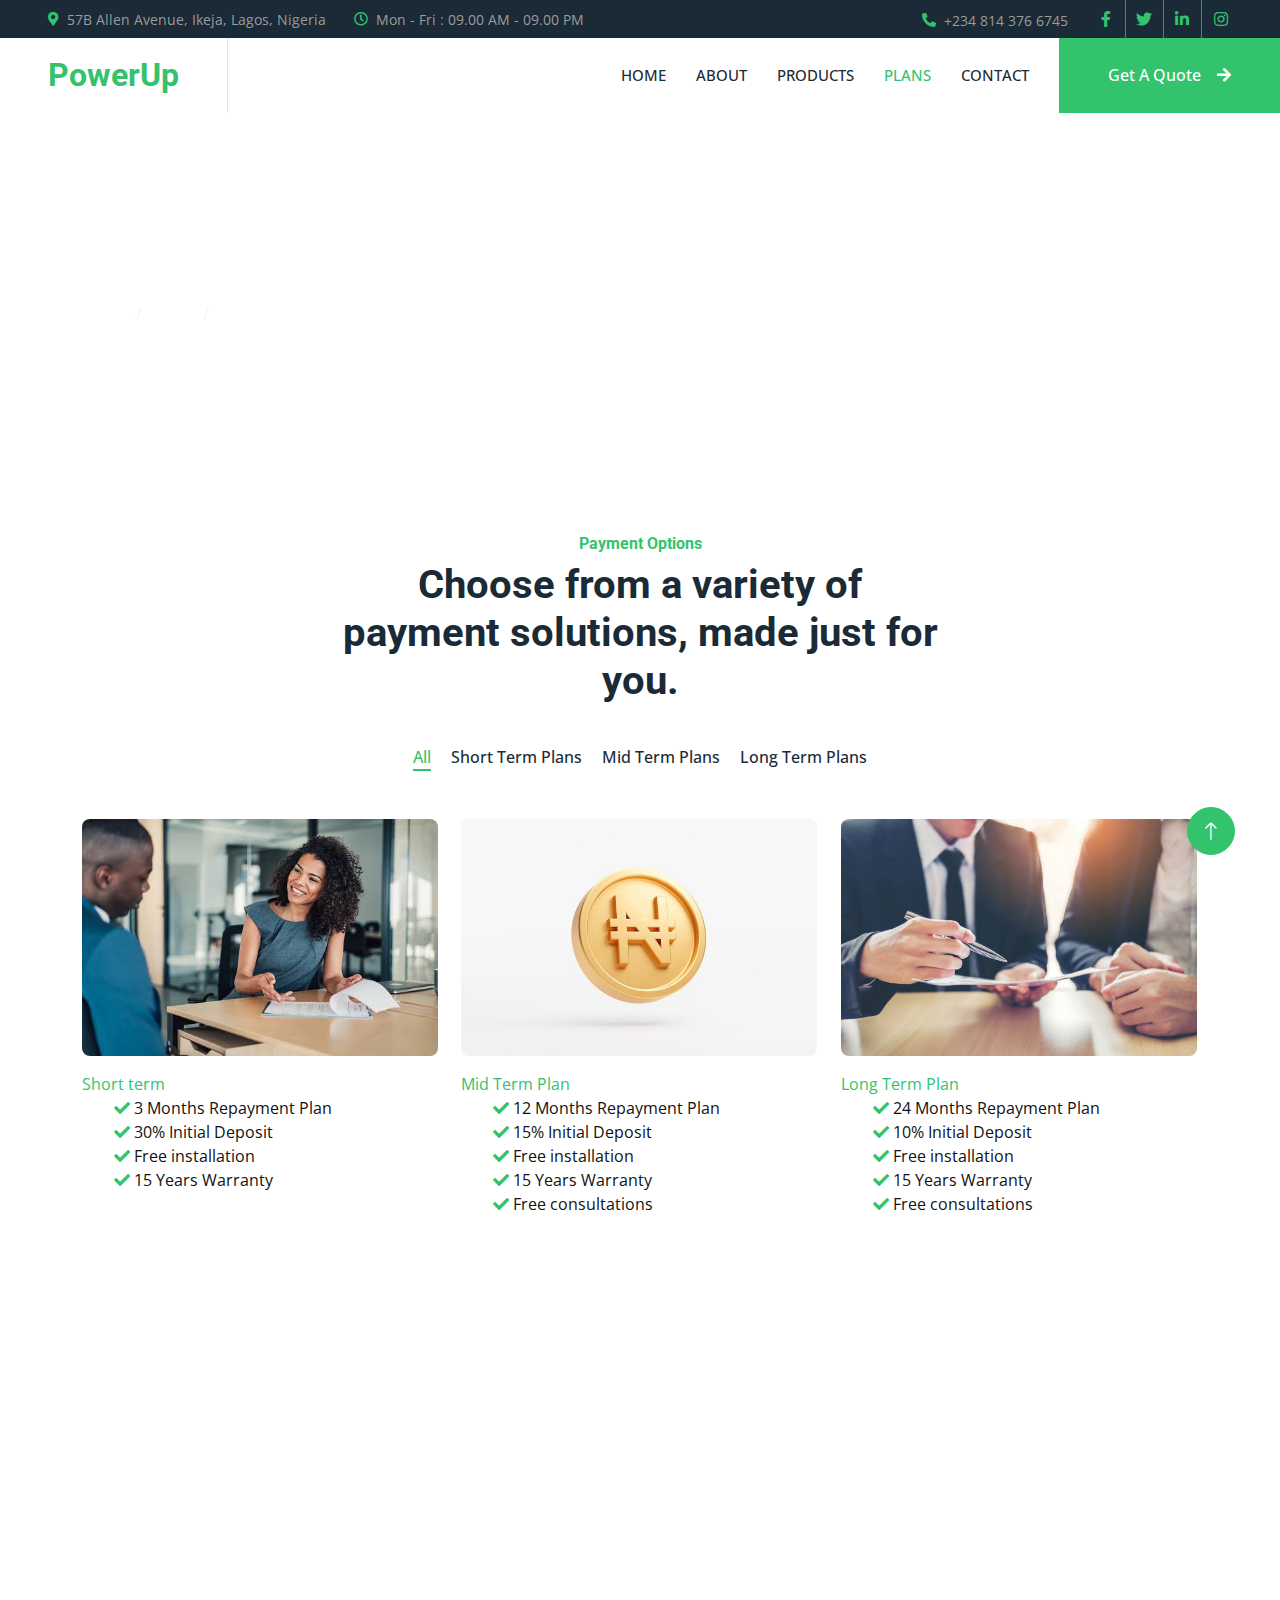
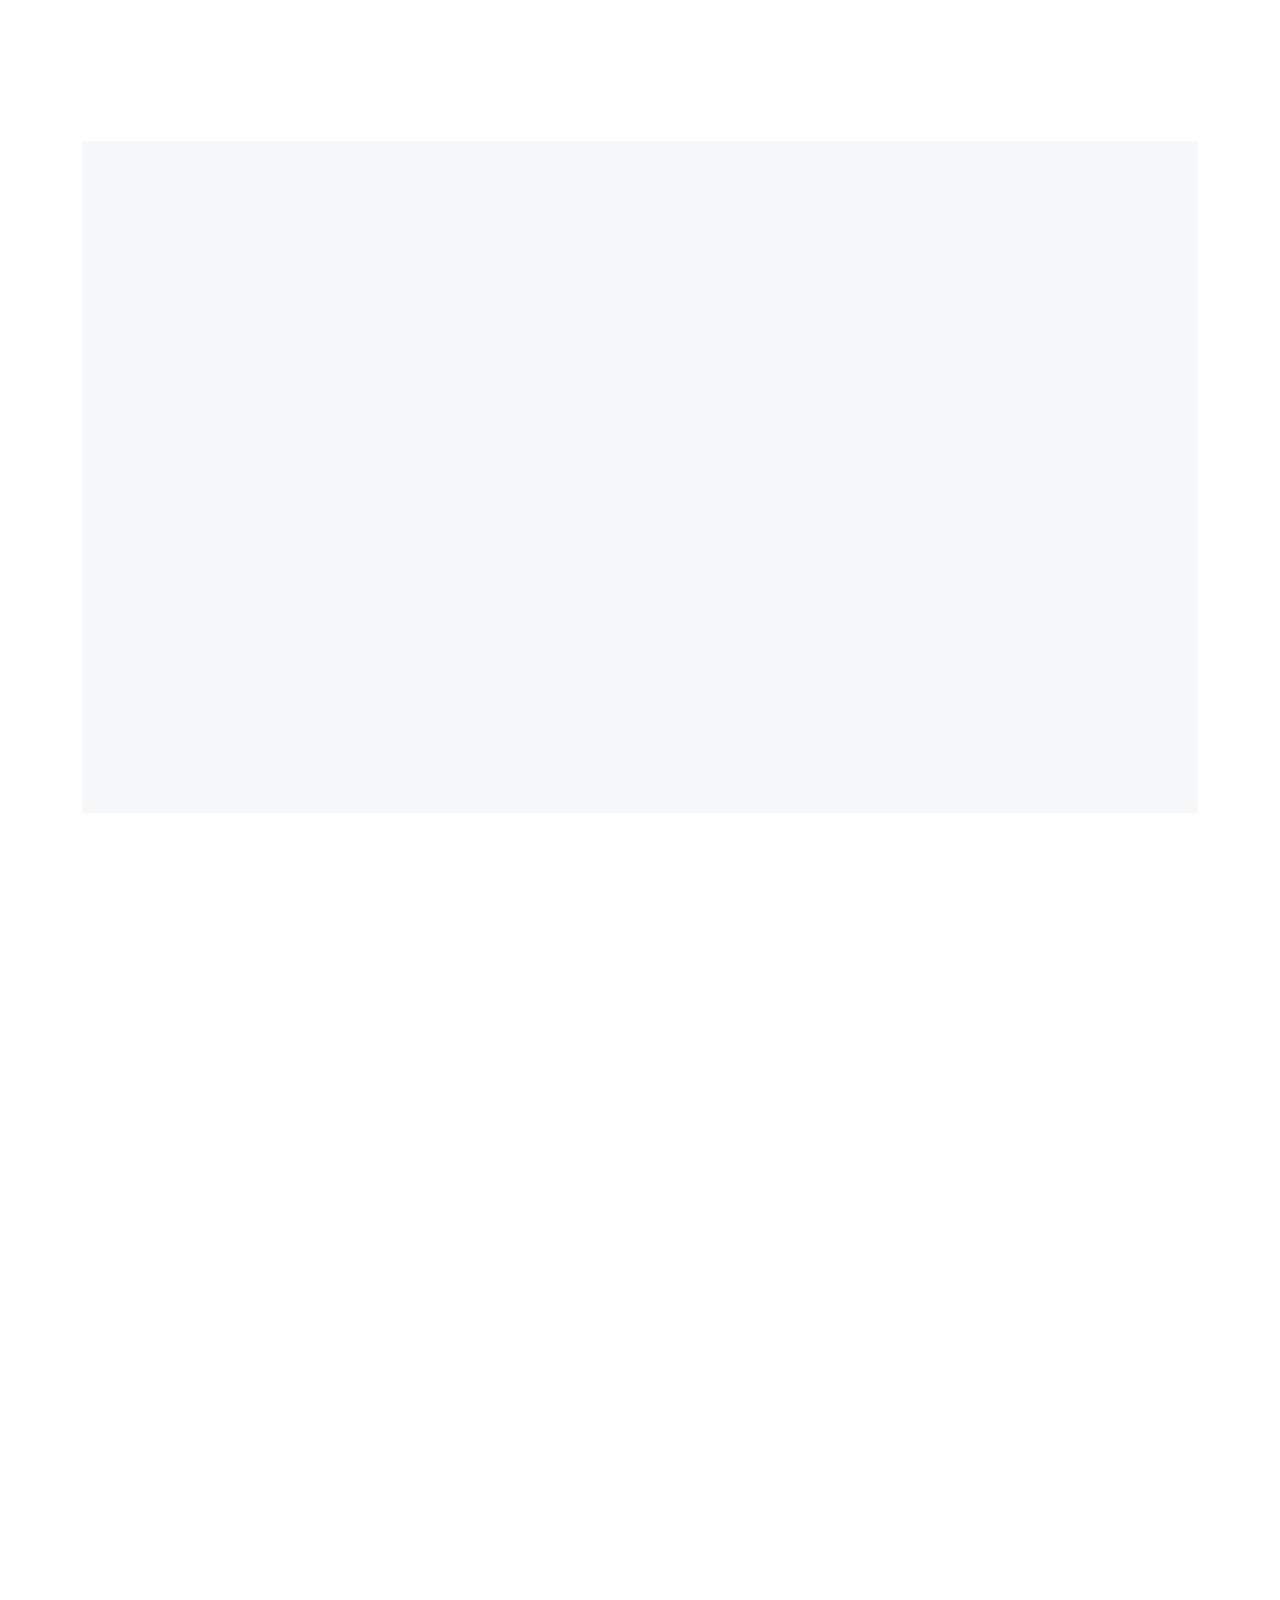
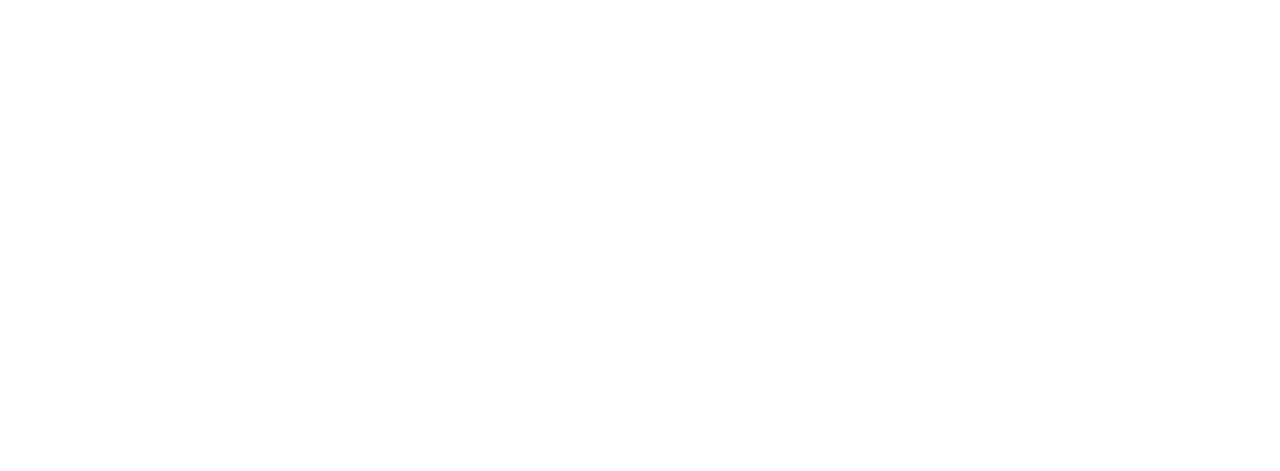
<file: project.html>
<!DOCTYPE html>
<html lang="en">

<head>
    <meta charset="utf-8">
    <title>PowerUp</title>
    <meta content="width=device-width, initial-scale=1.0" name="viewport">
    <meta content="" name="keywords">
    <meta content="" name="description">

    <!-- Favicon -->
    <link href="img/favicon.ico?v=2" rel="icon">

    <!-- Google Web Fonts -->
    <link rel="preconnect" href="https://fonts.googleapis.com">
    <link rel="preconnect" href="https://fonts.gstatic.com" crossorigin>
    <link href="https://fonts.googleapis.com/css2?family=Open+Sans:wght@400;500&family=Roboto:wght@500;700;900&display=swap" rel="stylesheet"> 

    <!-- Icon Font Stylesheet -->
    <link href="https://cdnjs.cloudflare.com/ajax/libs/font-awesome/5.10.0/css/all.min.css" rel="stylesheet">
    <link href="https://cdn.jsdelivr.net/npm/bootstrap-icons@1.4.1/font/bootstrap-icons.css" rel="stylesheet">

    <!-- Libraries Stylesheet -->
    <link href="lib/animate/animate.min.css" rel="stylesheet">
    <link href="lib/owlcarousel/assets/owl.carousel.min.css" rel="stylesheet">
    <link href="lib/lightbox/css/lightbox.min.css" rel="stylesheet">

    <!-- Customized Bootstrap Stylesheet -->
    <link href="css/bootstrap.min.css" rel="stylesheet">

    <!-- Template Stylesheet -->
    <link href="css/style.css" rel="stylesheet">
</head>

<body>
    <!-- Spinner Start -->
    <div id="spinner" class="show bg-white position-fixed translate-middle w-100 vh-100 top-50 start-50 d-flex align-items-center justify-content-center">
        <div class="spinner-border text-primary" style="width: 3rem; height: 3rem;" role="status">
            <span class="sr-only">Loading...</span>
        </div>
    </div>
    <!-- Spinner End -->


    <!-- Topbar Start -->
    <div class="container-fluid bg-dark p-0">
        <div class="row gx-0 d-none d-lg-flex">
            <div class="col-lg-7 px-5 text-start">
                <div class="h-100 d-inline-flex align-items-center me-4">
                    <small class="fa fa-map-marker-alt text-primary me-2"></small>
                    <small>57B Allen Avenue, Ikeja, Lagos, Nigeria</small>
                </div>
                <div class="h-100 d-inline-flex align-items-center">
                    <small class="far fa-clock text-primary me-2"></small>
                    <small>Mon - Fri : 09.00 AM - 09.00 PM</small>
                </div>
            </div>
            <div class="col-lg-5 px-5 text-end">
                <div class="h-100 d-inline-flex align-items-center me-4">
                    <small class="fa fa-phone-alt text-primary me-2"></small>
                    <small>+234 814 376 6745</small>
                </div>
                <div class="h-100 d-inline-flex align-items-center mx-n2">
                    <a class="btn btn-square btn-link rounded-0 border-0 border-end border-secondary" href=""><i class="fab fa-facebook-f"></i></a>
                    <a class="btn btn-square btn-link rounded-0 border-0 border-end border-secondary" href=""><i class="fab fa-twitter"></i></a>
                    <a class="btn btn-square btn-link rounded-0 border-0 border-end border-secondary" href=""><i class="fab fa-linkedin-in"></i></a>
                    <a class="btn btn-square btn-link rounded-0" href=""><i class="fab fa-instagram"></i></a>
                </div>
            </div>
        </div>
    </div>
    <!-- Topbar End -->


    <!-- Navbar Start -->
    <nav class="navbar navbar-expand-lg bg-white navbar-light sticky-top p-0">
        <a href="index.html" class="navbar-brand d-flex align-items-center border-end px-4 px-lg-5">
            <h2 class="m-0 text-primary">PowerUp</h2>
        </a>
        <button type="button" class="navbar-toggler me-4" data-bs-toggle="collapse" data-bs-target="#navbarCollapse">
            <span class="navbar-toggler-icon"></span>
        </button>
        <div class="collapse navbar-collapse" id="navbarCollapse">
            <div class="navbar-nav ms-auto p-4 p-lg-0">
                <a href="index.html" class="nav-item nav-link">Home</a>
                <a href="about.html" class="nav-item nav-link">About</a>
                <a href="service.html" class="nav-item nav-link">Products</a>
                <a href="project.html" class="nav-item nav-link active">Plans</a>
                <a href="contact.html" class="nav-item nav-link">Contact</a>
            </div>
            <a href="quote.html" class="btn btn-primary rounded-0 py-4 px-lg-5 d-none d-lg-block">Get A Quote<i class="fa fa-arrow-right ms-3"></i></a>
        </div>
    </nav>
    <!-- Navbar End -->


    <!-- Page Header Start -->
    <div class="container-fluid page-header-pricing py-5 mb-5">
        <div class="container py-5">
            <h1 class="display-3 text-white mb-3 animated slideInDown">Pricing</h1>
            <nav aria-label="breadcrumb animated slideInDown">
                <ol class="breadcrumb">
                    <li class="breadcrumb-item"><a class="text-white" href="#">Home</a></li>
                    <li class="breadcrumb-item"><a class="text-white" href="#">Pages</a></li>
                    <li class="breadcrumb-item text-white active" aria-current="page">Pricing</li>
                </ol>
            </nav>
        </div>
    </div>
    <!-- Page Header End -->

<!-- Pricing Start -->
    <div class="container-xxl py-5">
        <div class="container">
            <div class="text-center mx-auto mb-5 wow fadeInUp" data-wow-delay="0.1s" style="max-width: 600px;">
                <h6 class="text-primary">Payment Options</h6>
                <h1 class="mb-4">Choose from a variety of payment solutions, made just for you.</h1>
            </div>
            <div class="row mt-n2 wow fadeInUp" data-wow-delay="0.3s">
                <div class="col-12 text-center">
                    <ul class="list-inline mb-5" id="portfolio-flters">
                        <li class="mx-2 active" data-filter="*">All</li>
                        <li class="mx-2" data-filter=".first">Short Term Plans</li>
                        <li class="mx-2" data-filter=".second">Mid Term Plans</li>
                        <li class="mx-2" data-filter=".third">Long Term Plans</li>
                    </ul>
                </div>
            </div>
            <div class="row g-4 portfolio-container wow fadeInUp" data-wow-delay="0.5s">
                <div class="col-lg-4 col-md-6 portfolio-item first">
                    <div class="portfolio-img rounded overflow-hidden">
                        <img class="img-fluid" src="img/mid term plan.jpeg" alt="">
                        <div class="portfolio-btn">
                            <a class="btn btn-lg-square btn-outline-light rounded-circle mx-1"
                                href="img/img-600x400-6.jpg" data-lightbox="portfolio"><i class="fa fa-eye"></i></a>
                            <a class="btn btn-lg-square btn-outline-light rounded-circle mx-1" href=""><i
                                    class="fa fa-link"></i></a>
                        </div>
                    </div>
                    <div class="pt-3">
                        <p class="text-primary mb-0">Short term</p>
                        <!-- <p class="text-warning mt-3">Pricing Plan</p> -->
                        <ul style="list-style-type: none; color: #111111;">
                            <li><i class="fa fa-check" style="color: #32C36C;"></i>    3 Months Repayment Plan</li>
                            <li><i class="fa fa-check" style="color: #32C36C;"></i>    30% Initial Deposit</li>
                            <li><i class="fa fa-check" style="color: #32C36C;"></i>    Free installation</li>
                            <li><i class="fa fa-check" style="color: #32C36C;"></i>    15 Years Warranty</li>
                        </ul>
                    </div>
                </div>
                <div class="col-lg-4 col-md-6 portfolio-item second">
                    <div class="portfolio-img rounded overflow-hidden">
                        <img class="img-fluid" src="img/money coin.jpeg" alt="">
                        <div class="portfolio-btn">
                            <a class="btn btn-lg-square btn-outline-light rounded-circle mx-1"
                                href="img/img-600x400-5.jpg" data-lightbox="portfolio"><i class="fa fa-eye"></i></a>
                            <a class="btn btn-lg-square btn-outline-light rounded-circle mx-1" href=""><i
                                    class="fa fa-link"></i></a>
                        </div>
                    </div>
                    <div class="pt-3">
                        <p class="text-primary mb-0">Mid Term Plan</p>
                        <!-- <p class="text-warning mt-3">Pricing Plan</p> -->
                        <ul style="list-style-type: none; color: #111111;">
                            <li><i class="fa fa-check" style="color: #32C36C;"></i>    12 Months Repayment Plan</li>
                            <li><i class="fa fa-check" style="color: #32C36C;"></i>    15% Initial Deposit</li>
                            <li><i class="fa fa-check" style="color: #32C36C;"></i>    Free installation</li>
                            <li><i class="fa fa-check" style="color: #32C36C;"></i>    15 Years Warranty</li>
                            <li><i class="fa fa-check" style="color: #32C36C;"></i>    Free consultations</li>
                            <br> <br>
                        </ul>
                    </div>
                </div>
                <div class="col-lg-4 col-md-6 portfolio-item third">
                    <div class="portfolio-img rounded overflow-hidden">
                        <img class="img-fluid" src="img/long term.jpeg" alt="">
                        <div class="portfolio-btn">
                            <a class="btn btn-lg-square btn-outline-light rounded-circle mx-1"
                                href="img/img-600x400-4.jpg" data-lightbox="portfolio"><i class="fa fa-eye"></i></a>
                            <a class="btn btn-lg-square btn-outline-light rounded-circle mx-1" href=""><i
                                    class="fa fa-link"></i></a>
                        </div>
                    </div>
                    <div class="pt-3">
                        <p class="text-primary mb-0">Long Term Plan</p>
                        <!-- <p class="text-warning mt-3">Pricing Plan</p> -->
                        <ul style="list-style-type: none; color: #111111;">
                            <li><i class="fa fa-check" style="color: #32C36C;"></i>    24 Months Repayment Plan</li>
                            <li><i class="fa fa-check" style="color: #32C36C;"></i>    10% Initial Deposit</li>
                            <li><i class="fa fa-check" style="color: #32C36C;"></i>    Free installation</li>
                            <li><i class="fa fa-check" style="color: #32C36C;"></i>    15 Years Warranty</li>
                            <li><i class="fa fa-check" style="color: #32C36C;"></i>    Free consultations</li>
                        </ul>
                    </div>
                </div>
            </div>
            <div class="row g-4 portfolio-container wow fadeInUp" data-wow-delay="0.5s">
                <div class="col-lg-4 col-md-6 portfolio-item first">
                    <div class="portfolio-img rounded overflow-hidden">
                        <img class="img-fluid" src="img/mid term plan.jpeg" alt="">
                        <div class="portfolio-btn">
                            <a class="btn btn-lg-square btn-outline-light rounded-circle mx-1"
                                href="img/img-600x400-6.jpg" data-lightbox="portfolio"><i class="fa fa-eye"></i></a>
                            <a class="btn btn-lg-square btn-outline-light rounded-circle mx-1" href=""><i
                                    class="fa fa-link"></i></a>
                        </div>
                    </div>
                    <div class="pt-3">
                        <p class="text-primary mb-0">Short term</p>
                        <!-- <p class="text-warning mt-3">Pricing Plan</p> -->
                        <ul style="list-style-type: none; color: #111111;">
                            <li><i class="fa fa-check" style="color: #32C36C;"></i>    6 Months Repayment Plan</li>
                            <li><i class="fa fa-check" style="color: #32C36C;"></i>    30% Initial Deposit</li>
                            <li><i class="fa fa-check" style="color: #32C36C;"></i>    Free installation</li>
                            <li><i class="fa fa-check" style="color: #32C36C;"></i>    15 Years Warranty</li>
                        </ul>
                    </div>
                </div>
                <div class="col-lg-4 col-md-6 portfolio-item second">
                    <div class="portfolio-img rounded overflow-hidden">
                        <img class="img-fluid" src="img/money coin.jpeg" alt="">
                        <div class="portfolio-btn">
                            <a class="btn btn-lg-square btn-outline-light rounded-circle mx-1"
                                href="img/img-600x400-5.jpg" data-lightbox="portfolio"><i class="fa fa-eye"></i></a>
                            <a class="btn btn-lg-square btn-outline-light rounded-circle mx-1" href=""><i
                                    class="fa fa-link"></i></a>
                        </div>
                    </div>
                    <div class="pt-3">
                        <p class="text-primary mb-0">Mid Term Plan</p>
                        <!-- <p class="text-warning mt-3">Pricing Plan</p> -->
                        <ul style="list-style-type: none; color: #111111;">
                            <li><i class="fa fa-check" style="color: #32C36C;"></i>    18 Months Repayment Plan</li>
                            <li><i class="fa fa-check" style="color: #32C36C;"></i>    15% Initial Deposit</li>
                            <li><i class="fa fa-check" style="color: #32C36C;"></i>    Free installation</li>
                            <li><i class="fa fa-check" style="color: #32C36C;"></i>    15 Years Warranty</li>
                            <li><i class="fa fa-check" style="color: #32C36C;"></i>    Free consultations</li>
                        </ul>
                    </div>
                </div>
                <div class="col-lg-4 col-md-6 portfolio-item third">
                    <div class="portfolio-img rounded overflow-hidden">
                        <img class="img-fluid" src="img/long term.jpeg" alt="">
                        <div class="portfolio-btn">
                            <a class="btn btn-lg-square btn-outline-light rounded-circle mx-1"
                                href="img/img-600x400-4.jpg" data-lightbox="portfolio"><i class="fa fa-eye"></i></a>
                            <a class="btn btn-lg-square btn-outline-light rounded-circle mx-1" href=""><i
                                    class="fa fa-link"></i></a>
                        </div>
                    </div>
                    <div class="pt-3">
                        <p class="text-primary mb-0">Long Term Plan</p>
                        <!-- <p class="text-warning mt-3">Pricing Plan</p> -->
                        <ul style="list-style-type: none; color: #111111;">
                            <li><i class="fa fa-check" style="color: #32C36C;"></i>    48 Months Repayment Plan</li>
                            <li><i class="fa fa-check" style="color: #32C36C;"></i>    10% Initial Deposit</li>
                            <li><i class="fa fa-check" style="color: #32C36C;"></i>    Free installation</li>
                            <li><i class="fa fa-check" style="color: #32C36C;"></i>    20 Year Linear Power Warranty</li>
                            <li><i class="fa fa-check" style="color: #32C36C;"></i>    Free consultations</li>
                        </ul>
                    </div>
                </div>
            </div>
            <!-- Pricing End -->


   <!-- Quote Start -->
            <div id="quote-home" class="container-fluid bg-light overflow-hidden my-5 px-lg-0">
                <div class="container quote px-lg-0">
                    <div class="row g-0 mx-lg-0">
                        <div class="col-lg-6 ps-lg-0 wow fadeIn" data-wow-delay="0.1s" style="min-height: 400px;">
                            <div class="position-relative h-100">
                                <img class="position-absolute img-fluid w-100 h-100" src="img/quote.jpg"
                                    style="object-fit: cover;" alt="">
                            </div>
                        </div>
                        <div class="col-lg-6 quote-text py-5 wow fadeIn" data-wow-delay="0.5s">
                            <div class="p-lg-5 pe-lg-0">
                                <h6 class="text-primary">Free Quote</h6>
                                <h1 class="mb-4">Get A Free Quote</h1>
                                <p class="mb-4 pb-2">Just fill in your details below and a member of our marketing team will contact you within 24 hours, and you get a free quote delivered right to your mail within 24 hours, no strings attached.</p>
                                <form>
                                    <div class="row g-3">
                                        <div class="col-12 col-sm-6">
                                            <input type="text" class="form-control border-0" placeholder="Your Name"
                                                style="height: 55px;">
                                        </div>
                                        <div class="col-12 col-sm-6">
                                            <input type="email" class="form-control border-0" placeholder="Your Email"
                                                style="height: 55px;">
                                        </div>
                                        <div class="col-12 col-sm-6">
                                            <input type="text" class="form-control border-0" placeholder="Your Mobile"
                                                style="height: 55px;">
                                        </div>
                                        <div class="col-12 col-sm-6">
                                            <select class="form-select border-0" style="height: 55px;">
                                                <option selected>What are you interested in?</option>
                                                <option value="1">Solar power for my house </option>
                                                <option value="2">Solar power for Agriculture</option>
                                                <option value="3">Solar Power for my Business</option>
                                                <option value="3">Others</option>
                                            </select>
                                        </div>
                                        <div class="col-12">
                                            <textarea class="form-control border-0"
                                                placeholder="Special Note"></textarea>
                                        </div>
                                        <div class="col-12">
                                            <button class="btn btn-primary rounded-pill py-3 px-5"
                                                type="submit">Submit</button>
                                        </div>
                                    </div>
                                </form>
                            </div>
                        </div>
                    </div>
                </div>
            </div>
            <!-- Quote End -->

    
            <!-- Testimonial Start -->
      
            <div class="container-xxl py-5">
                <div class="container">
                    <div class="text-center mx-auto mb-5 wow fadeInUp" data-wow-delay="0.1s" style="max-width: 600px;">
                        <h6 class="text-primary">Testimonial</h6>
                        <h1 class="mb-4">What Our Clients Say!</h1>
                    </div>
                    <div class="owl-carousel testimonial-carousel wow fadeInUp" data-wow-delay="0.1s">
                        <div class="testimonial-item text-center">
                            <div class="testimonial-img position-relative">
                                <img class="img-fluid rounded-circle mx-auto mb-5" src="img/testimonial cassandra.jpg">
                                <div class="btn-square bg-primary rounded-circle">
                                    <i class="fa fa-quote-left text-white"></i>
                                </div>
                            </div>
                            <div class="testimonial-text text-center rounded p-4">
                                <p>I have been extremely impressed by the quality of service provided by PowerUp. They
                                    have been very professional and helpful throughout the entire process. Their team of
                                    engineers and technicians did a great job in designing and installing the system. We
                                    have seen a significant reduction in our energy bills and we couldn't be happier.
                                </p>
                                <h5 class="mb-1">Cassandra Evans</h5>
                                <span class="fst-italic">Haven Homes CEO</span>
                            </div>
                        </div>
                        <div class="testimonial-item text-center">
                            <div class="testimonial-img position-relative">
                                <img class="img-fluid rounded-circle mx-auto mb-5" src="img/testimonial anthony.jpg">
                                <div class="btn-square bg-primary rounded-circle">
                                    <i class="fa fa-quote-left text-white"></i>
                                </div>
                            </div>
                            <div class="testimonial-text text-center rounded p-4">
                                <p>The amount of care and customer service PowerUp offered us left us feeling satisfied.
                                    The system has been operating without a hitch since the installation, which was
                                    carried out fast and effectively. Our decision to switch to solar energy has made us
                                    very happy.</p>
                                <h5 class="mb-1">Anthony Bolanle</h5>
                                <span class="fst-italic">Nimble Associates President of Operations</span>
                            </div>
                        </div>
                        <div class="testimonial-item text-center">
                            <div class="testimonial-img position-relative">
                                <img class="img-fluid rounded-circle mx-auto mb-5" src="img/Testimonial Susan.jpg">
                                <div class="btn-square bg-primary rounded-circle">
                                    <i class="fa fa-quote-left text-white"></i>
                                </div>
                            </div>
                            <div class="testimonial-text text-center rounded p-4">
                                <p>We have been extremely pleased with the service and expertise provided by PowerUp.
                                    They helped us design and install a system that has exceeded our expectations in
                                    terms of energy savings and performance. Their team was professional, knowledgeable
                                    and always available to answer our questions.</p>
                                <h5 class="mb-1">Susan Nkosi</h5>
                                <span class="fst-italic">NextGenTech President</span>
                            </div>
                        </div>
                        <div class="testimonial-item text-center">
                            <div class="testimonial-img position-relative">
                                <img class="img-fluid rounded-circle mx-auto mb-5" src="img/testimonial stephen.jpg">
                                <div class="btn-square bg-primary rounded-circle">
                                    <i class="fa fa-quote-left text-white"></i>
                                </div>
                            </div>
                            <div class="testimonial-text text-center rounded p-4">
                                <p>I highly recommend PowerUp. From the initial consultation to the final installation,
                                    the process was seamless and efficient. The solar panels are working great and we've
                                    already seen a significant reduction in our energy bills.</p>
                                <h5 class="mb-1">Stephen Haris</h5>
                                <span class="fst-italic">CS Properties Executive Director</span>
                            </div>
                        </div>
                    </div>
                </div>
            </div>
       
            <!-- Testimonial End -->
        

   <!-- Footer Start -->
   <div class="container-fluid bg-dark text-body footer mt-5 pt-5 wow fadeIn" data-wow-delay="0.1s">
    <div class="container py-5">
        <div class="row g-5">
            <div class="col-lg-3 col-md-6">
                <h5 class="text-white mb-4">Address</h5>
                <p class="mb-2"><i class="fa fa-map-marker-alt me-3"></i>57B Allen Avenue, Ikeja, Lagos, Nigeria.</p>
                <p class="mb-2"><i class="fa fa-phone-alt me-3"></i>+234 814 376 6745</p>
                <p class="mb-2"><i class="fa fa-envelope me-3"></i>Powerup@outlook.com</p>
                <div class="d-flex pt-2">
                    <a class="btn btn-square btn-outline-light btn-social" href=""><i class="fab fa-twitter"></i></a>
                    <a class="btn btn-square btn-outline-light btn-social" href=""><i class="fab fa-facebook-f"></i></a>
                    <a class="btn btn-square btn-outline-light btn-social" href=""><i class="fab fa-youtube"></i></a>
                    <a class="btn btn-square btn-outline-light btn-social" href=""><i class="fab fa-linkedin-in"></i></a>
                </div>
            </div>
            <div class="col-lg-3 col-md-6">
                <h5 class="text-white mb-4">Quick Links</h5>
                <a class="btn btn-link" href="about.html">About Us</a>
                <a class="btn btn-link" href="contact.html">Contact Us</a>
                <a class="btn btn-link" href="service.html">Our Services</a>
                <a class="btn btn-link" href="#">Terms & Condition</a>
                <a class="btn btn-link" href="contact.html">Support</a>
            </div>
            <div class="col-lg-3 col-md-6">
                <h5 class="text-white mb-4">Product Gallery</h5>
                <div class="row g-2">
                    <div class="col-4">
                        <img class="img-fluid rounded" src="img/gallery-1.jpg" alt="">
                    </div>
                    <div class="col-4">
                        <img class="img-fluid rounded" src="img/gallery-2.jpg" alt="">
                    </div>
                    <div class="col-4">
                        <img class="img-fluid rounded" src="img/gallery-3.jpg" alt="">
                    </div>
                    <div class="col-4">
                        <img class="img-fluid rounded" src="img/gallery-4.jpg" alt="">
                    </div>
                    <div class="col-4">
                        <img class="img-fluid rounded" src="img/gallery-5.jpg" alt="">
                    </div>
                    <div class="col-4">
                        <img class="img-fluid rounded" src="img/gallery-6.jpg" alt="">
                    </div>
                </div>
            </div>
            <div class="col-lg-3 col-md-6">
                <h5 class="text-white mb-4">Newsletter</h5>
                <p>Stay updated with our monthly newsletter.</p>
                <div class="position-relative mx-auto" style="max-width: 400px;">
                    <input class="form-control border-0 w-100 py-3 ps-4 pe-5" type="text" placeholder="Your email">
                    <button type="button" class="btn btn-primary py-2 position-absolute top-0 end-0 mt-2 me-2">SignUp</button>
                </div>
            </div>
        </div>
    </div>
    <div class="container">
        <div class="copyright">
            <div class="row">
                <div class="col-md-6 text-center text-md-start mb-3 mb-md-0">
                    &copy; <a href="#">Powerup.com</a>, All Right Reserved.
                </div>
                <div class="col-md-6 text-center text-md-end">
                    <!--/*** This template is free as long as you keep the footer author’s credit link/attribution link/backlink. If you'd like to use the template without the footer author’s credit link/attribution link/backlink, you can purchase the Credit Removal License from "https://htmlcodex.com/credit-removal". Thank you for your support. ***/-->
                    Designed By <a href="https://htmlcodex.com">The tribe</a>
                    <br>Distributed By: <a href="https://themewagon.com" target="_blank">Tech4Dev</a>
                </div>
            </div>
        </div>
    </div>
</div>
<!-- Footer End -->

    <!-- Back to Top -->
    <a href="#" class="btn btn-lg btn-primary btn-lg-square rounded-circle back-to-top"><i class="bi bi-arrow-up"></i></a>


    <!-- JavaScript Libraries -->
    <script src="https://code.jquery.com/jquery-3.4.1.min.js"></script>
    <script src="https://cdn.jsdelivr.net/npm/bootstrap@5.0.0/dist/js/bootstrap.bundle.min.js"></script>
    <script src="lib/wow/wow.min.js"></script>
    <script src="lib/easing/easing.min.js"></script>
    <script src="lib/waypoints/waypoints.min.js"></script>
    <script src="lib/counterup/counterup.min.js"></script>
    <script src="lib/owlcarousel/owl.carousel.min.js"></script>
    <script src="lib/isotope/isotope.pkgd.min.js"></script>
    <script src="lib/lightbox/js/lightbox.min.js"></script>

    <!-- Template Javascript -->
    <script src="js/main.js"></script>
</body>

</html>
</file>
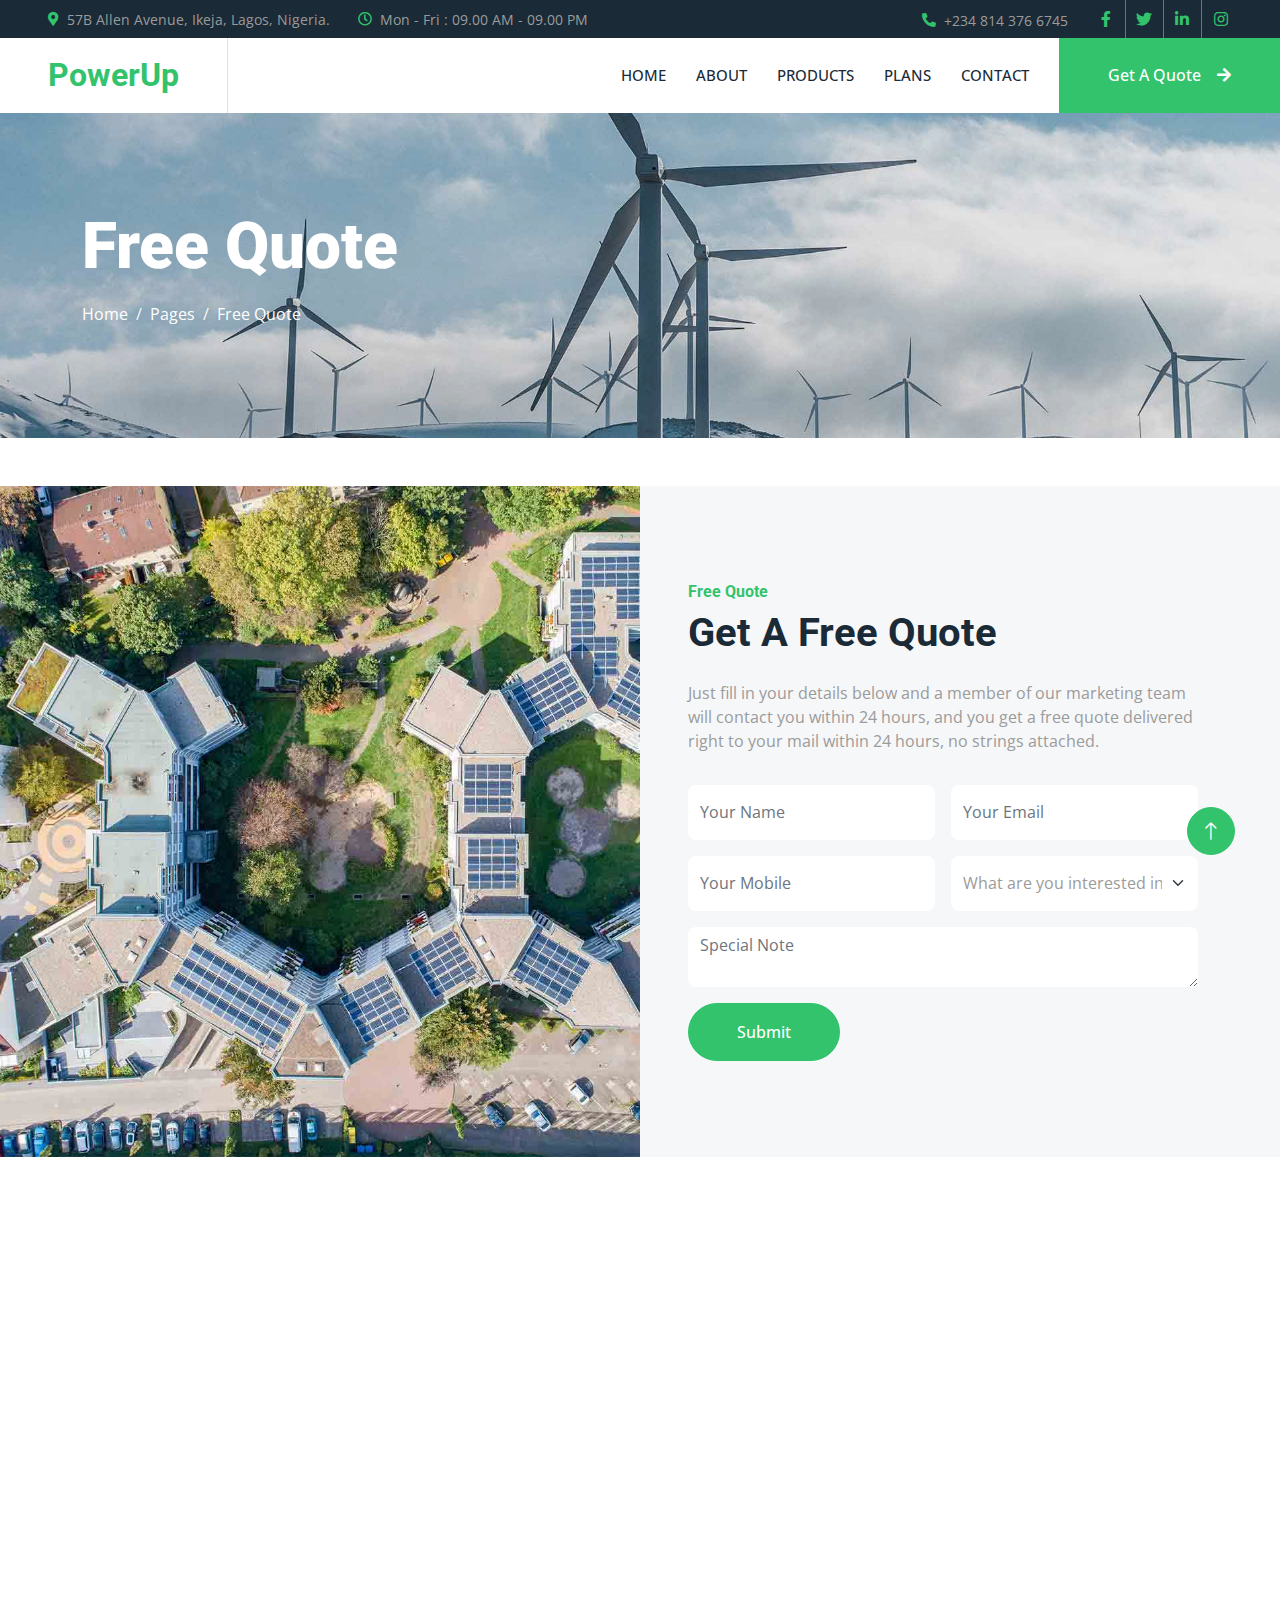
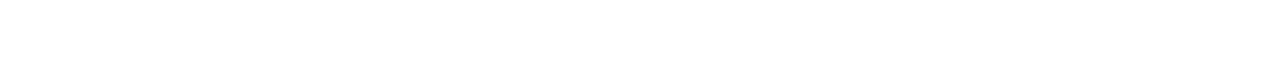
<file: quote.html>
<!DOCTYPE html>
<html lang="en">

<head>
    <meta charset="utf-8">
    <title>PowerUp</title>
    <meta content="width=device-width, initial-scale=1.0" name="viewport">
    <meta content="" name="keywords">
    <meta content="" name="description">

    <!-- Favicon -->
    <link href="img/favicon.ico?v=2" rel="icon">

    <!-- Google Web Fonts -->
    <link rel="preconnect" href="https://fonts.googleapis.com">
    <link rel="preconnect" href="https://fonts.gstatic.com" crossorigin>
    <link href="https://fonts.googleapis.com/css2?family=Open+Sans:wght@400;500&family=Roboto:wght@500;700;900&display=swap" rel="stylesheet"> 

    <!-- Icon Font Stylesheet -->
    <link href="https://cdnjs.cloudflare.com/ajax/libs/font-awesome/5.10.0/css/all.min.css" rel="stylesheet">
    <link href="https://cdn.jsdelivr.net/npm/bootstrap-icons@1.4.1/font/bootstrap-icons.css" rel="stylesheet">

    <!-- Libraries Stylesheet -->
    <link href="lib/animate/animate.min.css" rel="stylesheet">
    <link href="lib/owlcarousel/assets/owl.carousel.min.css" rel="stylesheet">
    <link href="lib/lightbox/css/lightbox.min.css" rel="stylesheet">

    <!-- Customized Bootstrap Stylesheet -->
    <link href="css/bootstrap.min.css" rel="stylesheet">

    <!-- Template Stylesheet -->
    <link href="css/style.css" rel="stylesheet">
</head>

<body>
    <!-- Spinner Start -->
    <div id="spinner" class="show bg-white position-fixed translate-middle w-100 vh-100 top-50 start-50 d-flex align-items-center justify-content-center">
        <div class="spinner-border text-primary" style="width: 3rem; height: 3rem;" role="status">
            <span class="sr-only">Loading...</span>
        </div>
    </div>
    <!-- Spinner End -->


    <!-- Topbar Start -->
    <div class="container-fluid bg-dark p-0">
        <div class="row gx-0 d-none d-lg-flex">
            <div class="col-lg-7 px-5 text-start">
                <div class="h-100 d-inline-flex align-items-center me-4">
                    <small class="fa fa-map-marker-alt text-primary me-2"></small>
                    <small>57B Allen Avenue, Ikeja, Lagos, Nigeria.</small>
                </div>
                <div class="h-100 d-inline-flex align-items-center">
                    <small class="far fa-clock text-primary me-2"></small>
                    <small>Mon - Fri : 09.00 AM - 09.00 PM</small>
                </div>
            </div>
            <div class="col-lg-5 px-5 text-end">
                <div class="h-100 d-inline-flex align-items-center me-4">
                    <small class="fa fa-phone-alt text-primary me-2"></small>
                    <small>+234 814 376 6745</small>
                </div>
                <div class="h-100 d-inline-flex align-items-center mx-n2">
                    <a class="btn btn-square btn-link rounded-0 border-0 border-end border-secondary" href=""><i class="fab fa-facebook-f"></i></a>
                    <a class="btn btn-square btn-link rounded-0 border-0 border-end border-secondary" href=""><i class="fab fa-twitter"></i></a>
                    <a class="btn btn-square btn-link rounded-0 border-0 border-end border-secondary" href=""><i class="fab fa-linkedin-in"></i></a>
                    <a class="btn btn-square btn-link rounded-0" href=""><i class="fab fa-instagram"></i></a>
                </div>
            </div>
        </div>
    </div>
    <!-- Topbar End -->


    <!-- Navbar Start -->
    <nav class="navbar navbar-expand-lg bg-white navbar-light sticky-top p-0">
        <a href="index.html" class="navbar-brand d-flex align-items-center border-end px-4 px-lg-5">
            <h2 class="m-0 text-primary">PowerUp</h2>
        </a>
        <button type="button" class="navbar-toggler me-4" data-bs-toggle="collapse" data-bs-target="#navbarCollapse">
            <span class="navbar-toggler-icon"></span>
        </button>
        <div class="collapse navbar-collapse" id="navbarCollapse">
            <div class="navbar-nav ms-auto p-4 p-lg-0">
                <a href="index.html" class="nav-item nav-link">Home</a>
                <a href="about.html" class="nav-item nav-link">About</a>
                <a href="service.html" class="nav-item nav-link">Products</a>
                <a href="project.html" class="nav-item nav-link">Plans</a>
                <a href="contact.html" class="nav-item nav-link">Contact</a>
            </div>
            <a href="quote.html" class="btn btn-primary rounded-0 py-4 px-lg-5 d-none d-lg-block">Get A Quote<i class="fa fa-arrow-right ms-3"></i></a>
        </div>
    </nav>
    <!-- Navbar End -->


    <!-- Page Header Start -->
    <div class="container-fluid page-header py-5 mb-5">
        <div class="container py-5">
            <h1 class="display-3 text-white mb-3 animated slideInDown">Free Quote</h1>
            <nav aria-label="breadcrumb animated slideInDown">
                <ol class="breadcrumb">
                    <li class="breadcrumb-item"><a class="text-white" href="#">Home</a></li>
                    <li class="breadcrumb-item"><a class="text-white" href="#">Pages</a></li>
                    <li class="breadcrumb-item text-white active" aria-current="page">Free Quote</li>
                </ol>
            </nav>
        </div>
    </div>
    <!-- Page Header End -->


    <!-- Quote Start -->
    <div id="quote-home" class="container-fluid bg-light overflow-hidden my-5 px-lg-0">
        <div class="container quote px-lg-0">
            <div class="row g-0 mx-lg-0">
                <div class="col-lg-6 ps-lg-0 wow fadeIn" data-wow-delay="0.1s" style="min-height: 400px;">
                    <div class="position-relative h-100">
                        <img class="position-absolute img-fluid w-100 h-100" src="img/quote.jpg"
                            style="object-fit: cover;" alt="">
                    </div>
                </div>
                <div class="col-lg-6 quote-text py-5 wow fadeIn" data-wow-delay="0.5s">
                    <div class="p-lg-5 pe-lg-0">
                        <h6 class="text-primary">Free Quote</h6>
                        <h1 class="mb-4">Get A Free Quote</h1>
                        <p class="mb-4 pb-2">Just fill in your details below and a member of our marketing team will contact you within 24 hours, and you get a free quote delivered right to your mail within 24 hours, no strings attached.</p>
                        <form action="success.html">
                            <div class="row g-3">
                                <div class="col-12 col-sm-6">
                                    <input type="text" class="form-control border-0" placeholder="Your Name"
                                        style="height: 55px;">
                                </div>
                                <div class="col-12 col-sm-6">
                                    <input type="email" class="form-control border-0" placeholder="Your Email"
                                        style="height: 55px;">
                                </div>
                                <div class="col-12 col-sm-6">
                                    <input type="text" class="form-control border-0" placeholder="Your Mobile"
                                        style="height: 55px;">
                                </div>
                                <div class="col-12 col-sm-6">
                                    <select class="form-select border-0" style="height: 55px;">
                                        <option selected>What are you interested in?</option>
                                        <option value="1">Solar power for my house </option>
                                        <option value="2">Solar power for Agriculture</option>
                                        <option value="3">Solar Power for my Business</option>
                                        <option value="3">Others</option>
                                    </select>
                                </div>
                                <div class="col-12">
                                    <textarea class="form-control border-0"
                                        placeholder="Special Note"></textarea>
                                </div>
                                <div class="col-12">
                                    <button class="btn btn-primary rounded-pill py-3 px-5"
                                        type="submit" >Submit</button>
                                </div>
                            </div>
                        </form>
                    </div>
                </div>
            </div>
        </div>
    </div>
    <!-- Quote End -->
        

    <!-- Footer Start -->
    <div class="container-fluid bg-dark text-body footer mt-5 pt-5 wow fadeIn" data-wow-delay="0.1s">
        <div class="container py-5">
            <div class="row g-5">
                <div class="col-lg-3 col-md-6">
                    <h5 class="text-white mb-4">Address</h5>
                    <p class="mb-2"><i class="fa fa-map-marker-alt me-3"></i>57B Allen Avenue, Ikeja, Lagos, Nigeria</p>
                    <p class="mb-2"><i class="fa fa-phone-alt me-3"></i>+234 814 376 6745</p>
                    <p class="mb-2"><i class="fa fa-envelope me-3"></i>Powerup@outlook.com</p>
                    <div class="d-flex pt-2">
                        <a class="btn btn-square btn-outline-light btn-social" href=""><i class="fab fa-twitter"></i></a>
                        <a class="btn btn-square btn-outline-light btn-social" href=""><i class="fab fa-facebook-f"></i></a>
                        <a class="btn btn-square btn-outline-light btn-social" href=""><i class="fab fa-youtube"></i></a>
                        <a class="btn btn-square btn-outline-light btn-social" href=""><i class="fab fa-linkedin-in"></i></a>
                    </div>
                </div>
                <div class="col-lg-3 col-md-6">
                    <h5 class="text-white mb-4">Quick Links</h5>
                    <a class="btn btn-link" href="about.html">About Us</a>
                    <a class="btn btn-link" href="contact.html">Contact Us</a>
                    <a class="btn btn-link" href="service.html">Our Services</a>
                    <a class="btn btn-link" href="">Terms & Condition</a>
                    <a class="btn btn-link" href="contact.html">Support</a>
                </div>
                <div class="col-lg-3 col-md-6">
                    <h5 class="text-white mb-4">Project Gallery</h5>
                    <div class="row g-2">
                        <div class="col-4">
                            <img class="img-fluid rounded" src="img/gallery-1.jpg" alt="">
                        </div>
                        <div class="col-4">
                            <img class="img-fluid rounded" src="img/gallery-2.jpg" alt="">
                        </div>
                        <div class="col-4">
                            <img class="img-fluid rounded" src="img/gallery-3.jpg" alt="">
                        </div>
                        <div class="col-4">
                            <img class="img-fluid rounded" src="img/gallery-4.jpg" alt="">
                        </div>
                        <div class="col-4">
                            <img class="img-fluid rounded" src="img/gallery-5.jpg" alt="">
                        </div>
                        <div class="col-4">
                            <img class="img-fluid rounded" src="img/gallery-6.jpg" alt="">
                        </div>
                    </div>
                </div>
                <div class="col-lg-3 col-md-6">
                    <h5 class="text-white mb-4">Newsletter</h5>
                    <p>Stay updated with our monthly newsletter</p>
                    <div class="position-relative mx-auto" style="max-width: 400px;">
                        <input class="form-control border-0 w-100 py-3 ps-4 pe-5" type="text" placeholder="Your email">
                        <button type="button" class="btn btn-primary py-2 position-absolute top-0 end-0 mt-2 me-2">SignUp</button>
                    </div>
                </div>
            </div>
        </div>
        <div class="container">
            <div class="copyright">
                <div class="row">
                    <div class="col-md-6 text-center text-md-start mb-3 mb-md-0">
                        &copy; <a href="#">Powerup.com</a>, All Right Reserved.
                    </div>
                    <div class="col-md-6 text-center text-md-end">
                        <!--/*** This template is free as long as you keep the footer author’s credit link/attribution link/backlink. If you'd like to use the template without the footer author’s credit link/attribution link/backlink, you can purchase the Credit Removal License from "https://htmlcodex.com/credit-removal". Thank you for your support. ***/-->
                        Designed By <a href="https://htmlcodex.com">The Tribe</a>
                        <br>Distributed By: <a href="https://themewagon.com" target="_blank">Tech4Dev</a>
                    </div>
                </div>
            </div>
        </div>
    </div>
    <!-- Footer End -->


    <!-- Back to Top -->
    <a href="#" class="btn btn-lg btn-primary btn-lg-square rounded-circle back-to-top"><i class="bi bi-arrow-up"></i></a>


    <!-- JavaScript Libraries -->
    <script src="https://code.jquery.com/jquery-3.4.1.min.js"></script>
    <script src="https://cdn.jsdelivr.net/npm/bootstrap@5.0.0/dist/js/bootstrap.bundle.min.js"></script>
    <script src="lib/wow/wow.min.js"></script>
    <script src="lib/easing/easing.min.js"></script>
    <script src="lib/waypoints/waypoints.min.js"></script>
    <script src="lib/counterup/counterup.min.js"></script>
    <script src="lib/owlcarousel/owl.carousel.min.js"></script>
    <script src="lib/isotope/isotope.pkgd.min.js"></script>
    <script src="lib/lightbox/js/lightbox.min.js"></script>

    <!-- Template Javascript -->
    <script src="js/main.js"></script>
</body>

</html>
</file>
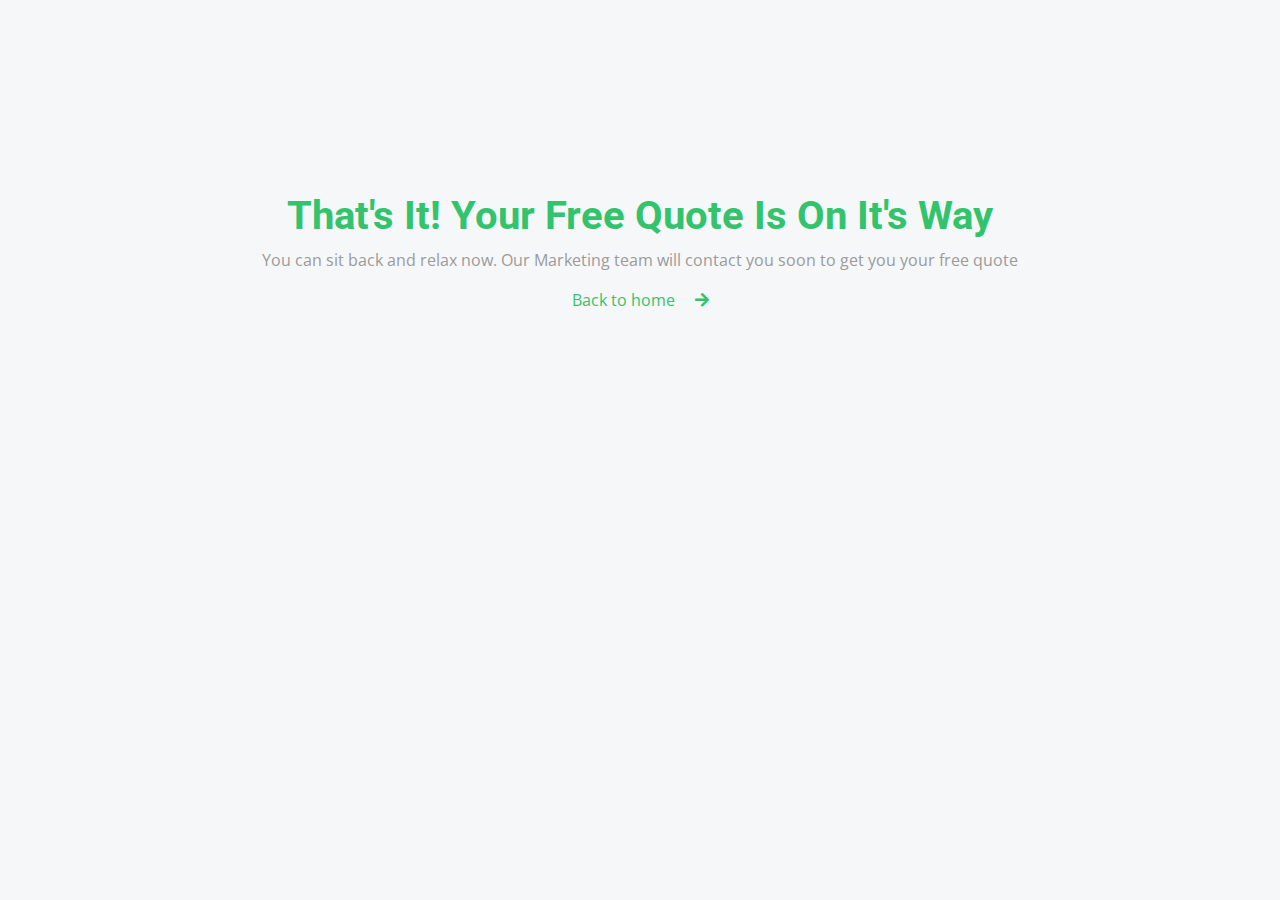
<file: success.html>
<!DOCTYPE html>
<html lang="en">
    <head>
        <meta charset="utf-8">
        <title>PowerUp</title>
        <meta content="width=device-width, initial-scale=1.0" name="viewport">
        <meta content="" name="keywords">
        <meta content="" name="description">
    
        <!-- Favicon -->
        <link href="img/favicon.ico?v=2" type="image/x-icon" rel="icon">
    
        <!-- Google Web Fonts -->
        <link rel="preconnect" href="https://fonts.googleapis.com">
        <link rel="preconnect" href="https://fonts.gstatic.com" crossorigin>
        <link
            href="https://fonts.googleapis.com/css2?family=Open+Sans:wght@400;500&family=Roboto:wght@500;700;900&display=swap"
            rel="stylesheet">
    
        <!-- Icon Font Stylesheet -->
        <link href="https://cdnjs.cloudflare.com/ajax/libs/font-awesome/5.10.0/css/all.min.css" rel="stylesheet">
        <link href="https://cdn.jsdelivr.net/npm/bootstrap-icons@1.4.1/font/bootstrap-icons.css" rel="stylesheet">
    
        <!-- Libraries Stylesheet -->
        <link href="lib/animate/animate.min.css" rel="stylesheet">
        <link href="lib/owlcarousel/assets/owl.carousel.min.css" rel="stylesheet">
        <link href="lib/lightbox/css/lightbox.min.css" rel="stylesheet">
    
        <!-- Customized Bootstrap Stylesheet -->
        <link href="css/bootstrap.min.css" rel="stylesheet">
    
        <!-- Template Stylesheet -->
        <link href="css/style.css" rel="stylesheet">
    </head>
<body>
    <div style="width: 100%; height: 100vh; text-align: center; background: #F6F7F8;">
    <h1 style="color: #32C36C; padding-top: 15%; ">That's It! Your Free Quote Is On It's Way</h1>
    <p>You can sit back and relax now. Our Marketing team will contact you soon to get you your free quote</p>
    <a href="index.html">Back to home <i class="fa fa-arrow-right ms-3"></i></a>
    </div>
</body>
</html>
</file>
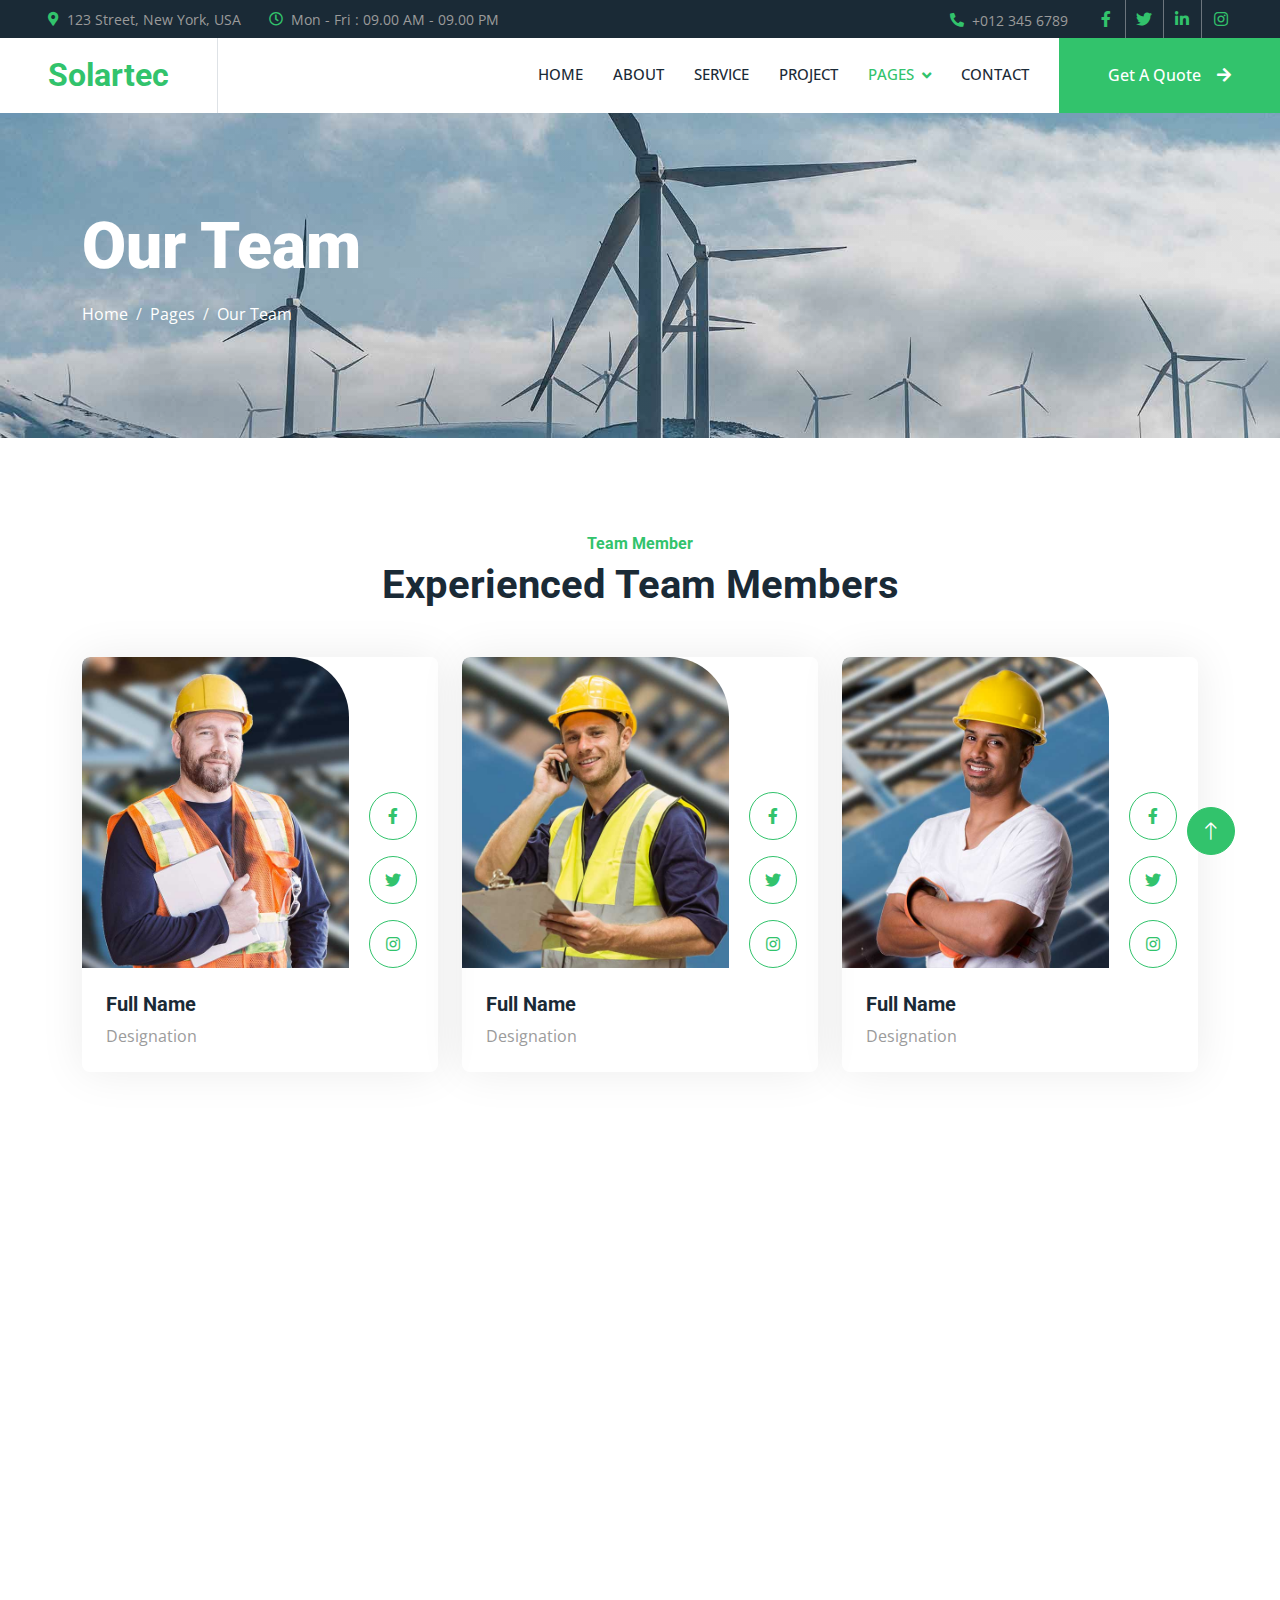
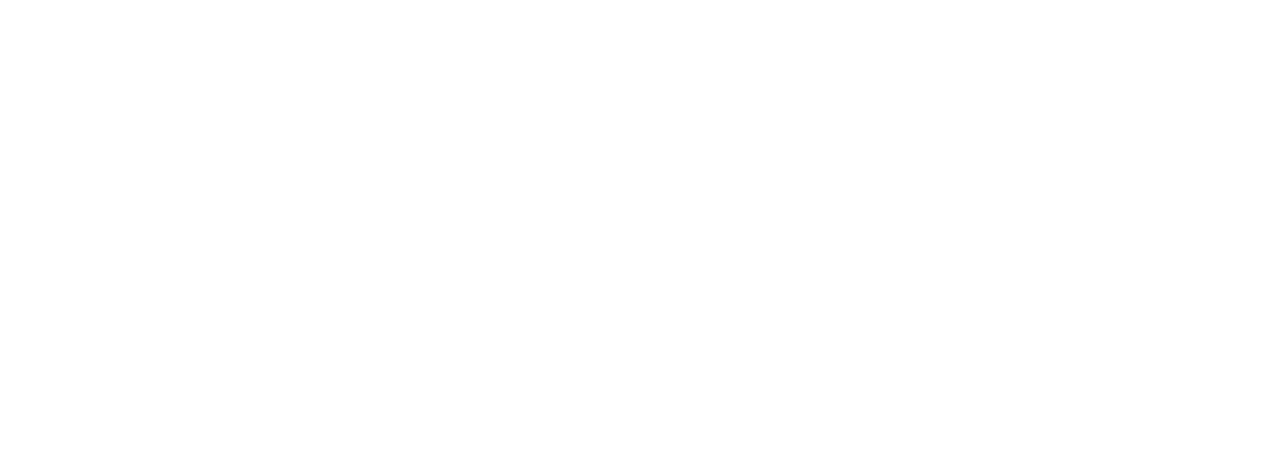
<file: team.html>
<!DOCTYPE html>
<html lang="en">

<head>
    <meta charset="utf-8">
    <title>Solartec - Renewable Energy Website Template</title>
    <meta content="width=device-width, initial-scale=1.0" name="viewport">
    <meta content="" name="keywords">
    <meta content="" name="description">

    <!-- Favicon -->
    <link href="img/favicon.ico" rel="icon">

    <!-- Google Web Fonts -->
    <link rel="preconnect" href="https://fonts.googleapis.com">
    <link rel="preconnect" href="https://fonts.gstatic.com" crossorigin>
    <link href="https://fonts.googleapis.com/css2?family=Open+Sans:wght@400;500&family=Roboto:wght@500;700;900&display=swap" rel="stylesheet"> 

    <!-- Icon Font Stylesheet -->
    <link href="https://cdnjs.cloudflare.com/ajax/libs/font-awesome/5.10.0/css/all.min.css" rel="stylesheet">
    <link href="https://cdn.jsdelivr.net/npm/bootstrap-icons@1.4.1/font/bootstrap-icons.css" rel="stylesheet">

    <!-- Libraries Stylesheet -->
    <link href="lib/animate/animate.min.css" rel="stylesheet">
    <link href="lib/owlcarousel/assets/owl.carousel.min.css" rel="stylesheet">
    <link href="lib/lightbox/css/lightbox.min.css" rel="stylesheet">

    <!-- Customized Bootstrap Stylesheet -->
    <link href="css/bootstrap.min.css" rel="stylesheet">

    <!-- Template Stylesheet -->
    <link href="css/style.css" rel="stylesheet">
</head>

<body>
    <!-- Spinner Start -->
    <div id="spinner" class="show bg-white position-fixed translate-middle w-100 vh-100 top-50 start-50 d-flex align-items-center justify-content-center">
        <div class="spinner-border text-primary" style="width: 3rem; height: 3rem;" role="status">
            <span class="sr-only">Loading...</span>
        </div>
    </div>
    <!-- Spinner End -->


    <!-- Topbar Start -->
    <div class="container-fluid bg-dark p-0">
        <div class="row gx-0 d-none d-lg-flex">
            <div class="col-lg-7 px-5 text-start">
                <div class="h-100 d-inline-flex align-items-center me-4">
                    <small class="fa fa-map-marker-alt text-primary me-2"></small>
                    <small>123 Street, New York, USA</small>
                </div>
                <div class="h-100 d-inline-flex align-items-center">
                    <small class="far fa-clock text-primary me-2"></small>
                    <small>Mon - Fri : 09.00 AM - 09.00 PM</small>
                </div>
            </div>
            <div class="col-lg-5 px-5 text-end">
                <div class="h-100 d-inline-flex align-items-center me-4">
                    <small class="fa fa-phone-alt text-primary me-2"></small>
                    <small>+012 345 6789</small>
                </div>
                <div class="h-100 d-inline-flex align-items-center mx-n2">
                    <a class="btn btn-square btn-link rounded-0 border-0 border-end border-secondary" href=""><i class="fab fa-facebook-f"></i></a>
                    <a class="btn btn-square btn-link rounded-0 border-0 border-end border-secondary" href=""><i class="fab fa-twitter"></i></a>
                    <a class="btn btn-square btn-link rounded-0 border-0 border-end border-secondary" href=""><i class="fab fa-linkedin-in"></i></a>
                    <a class="btn btn-square btn-link rounded-0" href=""><i class="fab fa-instagram"></i></a>
                </div>
            </div>
        </div>
    </div>
    <!-- Topbar End -->


    <!-- Navbar Start -->
    <nav class="navbar navbar-expand-lg bg-white navbar-light sticky-top p-0">
        <a href="index.html" class="navbar-brand d-flex align-items-center border-end px-4 px-lg-5">
            <h2 class="m-0 text-primary">Solartec</h2>
        </a>
        <button type="button" class="navbar-toggler me-4" data-bs-toggle="collapse" data-bs-target="#navbarCollapse">
            <span class="navbar-toggler-icon"></span>
        </button>
        <div class="collapse navbar-collapse" id="navbarCollapse">
            <div class="navbar-nav ms-auto p-4 p-lg-0">
                <a href="index.html" class="nav-item nav-link">Home</a>
                <a href="about.html" class="nav-item nav-link">About</a>
                <a href="service.html" class="nav-item nav-link">Service</a>
                <a href="project.html" class="nav-item nav-link">Project</a>
                <div class="nav-item dropdown">
                    <a href="#" class="nav-link dropdown-toggle active" data-bs-toggle="dropdown">Pages</a>
                    <div class="dropdown-menu bg-light m-0">
                        <a href="feature.html" class="dropdown-item">Feature</a>
                        <a href="quote.html" class="dropdown-item">Free Quote</a>
                        <a href="team.html" class="dropdown-item active">Our Team</a>
                        <a href="testimonial.html" class="dropdown-item">Testimonial</a>
                        <a href="404.html" class="dropdown-item">404 Page</a>
                    </div>
                </div>
                <a href="contact.html" class="nav-item nav-link">Contact</a>
            </div>
            <a href="" class="btn btn-primary rounded-0 py-4 px-lg-5 d-none d-lg-block">Get A Quote<i class="fa fa-arrow-right ms-3"></i></a>
        </div>
    </nav>
    <!-- Navbar End -->


    <!-- Page Header Start -->
    <div class="container-fluid page-header py-5 mb-5">
        <div class="container py-5">
            <h1 class="display-3 text-white mb-3 animated slideInDown">Our Team</h1>
            <nav aria-label="breadcrumb animated slideInDown">
                <ol class="breadcrumb">
                    <li class="breadcrumb-item"><a class="text-white" href="#">Home</a></li>
                    <li class="breadcrumb-item"><a class="text-white" href="#">Pages</a></li>
                    <li class="breadcrumb-item text-white active" aria-current="page">Our Team</li>
                </ol>
            </nav>
        </div>
    </div>
    <!-- Page Header End -->


    <!-- Team Start -->
    <div class="container-xxl py-5">
        <div class="container">
            <div class="text-center mx-auto mb-5 wow fadeInUp" data-wow-delay="0.1s" style="max-width: 600px;">
                <h6 class="text-primary">Team Member</h6>
                <h1 class="mb-4">Experienced Team Members</h1>
            </div>
            <div class="row g-4">
                <div class="col-lg-4 col-md-6 wow fadeInUp" data-wow-delay="0.1s">
                    <div class="team-item rounded overflow-hidden">
                        <div class="d-flex">
                            <img class="img-fluid w-75" src="img/team-1.jpg" alt="">
                            <div class="team-social w-25">
                                <a class="btn btn-lg-square btn-outline-primary rounded-circle mt-3" href=""><i class="fab fa-facebook-f"></i></a>
                                <a class="btn btn-lg-square btn-outline-primary rounded-circle mt-3" href=""><i class="fab fa-twitter"></i></a>
                                <a class="btn btn-lg-square btn-outline-primary rounded-circle mt-3" href=""><i class="fab fa-instagram"></i></a>
                            </div>
                        </div>
                        <div class="p-4">
                            <h5>Full Name</h5>
                            <span>Designation</span>
                        </div>
                    </div>
                </div>
                <div class="col-lg-4 col-md-6 wow fadeInUp" data-wow-delay="0.3s">
                    <div class="team-item rounded overflow-hidden">
                        <div class="d-flex">
                            <img class="img-fluid w-75" src="img/team-2.jpg" alt="">
                            <div class="team-social w-25">
                                <a class="btn btn-lg-square btn-outline-primary rounded-circle mt-3" href=""><i class="fab fa-facebook-f"></i></a>
                                <a class="btn btn-lg-square btn-outline-primary rounded-circle mt-3" href=""><i class="fab fa-twitter"></i></a>
                                <a class="btn btn-lg-square btn-outline-primary rounded-circle mt-3" href=""><i class="fab fa-instagram"></i></a>
                            </div>
                        </div>
                        <div class="p-4">
                            <h5>Full Name</h5>
                            <span>Designation</span>
                        </div>
                    </div>
                </div>
                <div class="col-lg-4 col-md-6 wow fadeInUp" data-wow-delay="0.5s">
                    <div class="team-item rounded overflow-hidden">
                        <div class="d-flex">
                            <img class="img-fluid w-75" src="img/team-3.jpg" alt="">
                            <div class="team-social w-25">
                                <a class="btn btn-lg-square btn-outline-primary rounded-circle mt-3" href=""><i class="fab fa-facebook-f"></i></a>
                                <a class="btn btn-lg-square btn-outline-primary rounded-circle mt-3" href=""><i class="fab fa-twitter"></i></a>
                                <a class="btn btn-lg-square btn-outline-primary rounded-circle mt-3" href=""><i class="fab fa-instagram"></i></a>
                            </div>
                        </div>
                        <div class="p-4">
                            <h5>Full Name</h5>
                            <span>Designation</span>
                        </div>
                    </div>
                </div>
                <div class="col-lg-4 col-md-6 wow fadeInUp" data-wow-delay="0.1s">
                    <div class="team-item rounded overflow-hidden">
                        <div class="d-flex">
                            <img class="img-fluid w-75" src="img/team-2.jpg" alt="">
                            <div class="team-social w-25">
                                <a class="btn btn-lg-square btn-outline-primary rounded-circle mt-3" href=""><i class="fab fa-facebook-f"></i></a>
                                <a class="btn btn-lg-square btn-outline-primary rounded-circle mt-3" href=""><i class="fab fa-twitter"></i></a>
                                <a class="btn btn-lg-square btn-outline-primary rounded-circle mt-3" href=""><i class="fab fa-instagram"></i></a>
                            </div>
                        </div>
                        <div class="p-4">
                            <h5>Full Name</h5>
                            <span>Designation</span>
                        </div>
                    </div>
                </div>
                <div class="col-lg-4 col-md-6 wow fadeInUp" data-wow-delay="0.3s">
                    <div class="team-item rounded overflow-hidden">
                        <div class="d-flex">
                            <img class="img-fluid w-75" src="img/team-3.jpg" alt="">
                            <div class="team-social w-25">
                                <a class="btn btn-lg-square btn-outline-primary rounded-circle mt-3" href=""><i class="fab fa-facebook-f"></i></a>
                                <a class="btn btn-lg-square btn-outline-primary rounded-circle mt-3" href=""><i class="fab fa-twitter"></i></a>
                                <a class="btn btn-lg-square btn-outline-primary rounded-circle mt-3" href=""><i class="fab fa-instagram"></i></a>
                            </div>
                        </div>
                        <div class="p-4">
                            <h5>Full Name</h5>
                            <span>Designation</span>
                        </div>
                    </div>
                </div>
                <div class="col-lg-4 col-md-6 wow fadeInUp" data-wow-delay="0.5s">
                    <div class="team-item rounded overflow-hidden">
                        <div class="d-flex">
                            <img class="img-fluid w-75" src="img/team-1.jpg" alt="">
                            <div class="team-social w-25">
                                <a class="btn btn-lg-square btn-outline-primary rounded-circle mt-3" href=""><i class="fab fa-facebook-f"></i></a>
                                <a class="btn btn-lg-square btn-outline-primary rounded-circle mt-3" href=""><i class="fab fa-twitter"></i></a>
                                <a class="btn btn-lg-square btn-outline-primary rounded-circle mt-3" href=""><i class="fab fa-instagram"></i></a>
                            </div>
                        </div>
                        <div class="p-4">
                            <h5>Full Name</h5>
                            <span>Designation</span>
                        </div>
                    </div>
                </div>
            </div>
        </div>
    </div>
    <!-- Team End -->
        

    <!-- Footer Start -->
    <div class="container-fluid bg-dark text-body footer mt-5 pt-5 wow fadeIn" data-wow-delay="0.1s">
        <div class="container py-5">
            <div class="row g-5">
                <div class="col-lg-3 col-md-6">
                    <h5 class="text-white mb-4">Address</h5>
                    <p class="mb-2"><i class="fa fa-map-marker-alt me-3"></i>123 Street, New York, USA</p>
                    <p class="mb-2"><i class="fa fa-phone-alt me-3"></i>+012 345 67890</p>
                    <p class="mb-2"><i class="fa fa-envelope me-3"></i>info@example.com</p>
                    <div class="d-flex pt-2">
                        <a class="btn btn-square btn-outline-light btn-social" href=""><i class="fab fa-twitter"></i></a>
                        <a class="btn btn-square btn-outline-light btn-social" href=""><i class="fab fa-facebook-f"></i></a>
                        <a class="btn btn-square btn-outline-light btn-social" href=""><i class="fab fa-youtube"></i></a>
                        <a class="btn btn-square btn-outline-light btn-social" href=""><i class="fab fa-linkedin-in"></i></a>
                    </div>
                </div>
                <div class="col-lg-3 col-md-6">
                    <h5 class="text-white mb-4">Quick Links</h5>
                    <a class="btn btn-link" href="">About Us</a>
                    <a class="btn btn-link" href="">Contact Us</a>
                    <a class="btn btn-link" href="">Our Services</a>
                    <a class="btn btn-link" href="">Terms & Condition</a>
                    <a class="btn btn-link" href="">Support</a>
                </div>
                <div class="col-lg-3 col-md-6">
                    <h5 class="text-white mb-4">Project Gallery</h5>
                    <div class="row g-2">
                        <div class="col-4">
                            <img class="img-fluid rounded" src="img/gallery-1.jpg" alt="">
                        </div>
                        <div class="col-4">
                            <img class="img-fluid rounded" src="img/gallery-2.jpg" alt="">
                        </div>
                        <div class="col-4">
                            <img class="img-fluid rounded" src="img/gallery-3.jpg" alt="">
                        </div>
                        <div class="col-4">
                            <img class="img-fluid rounded" src="img/gallery-4.jpg" alt="">
                        </div>
                        <div class="col-4">
                            <img class="img-fluid rounded" src="img/gallery-5.jpg" alt="">
                        </div>
                        <div class="col-4">
                            <img class="img-fluid rounded" src="img/gallery-6.jpg" alt="">
                        </div>
                    </div>
                </div>
                <div class="col-lg-3 col-md-6">
                    <h5 class="text-white mb-4">Newsletter</h5>
                    <p>Dolor amet sit justo amet elitr clita ipsum elitr est.</p>
                    <div class="position-relative mx-auto" style="max-width: 400px;">
                        <input class="form-control border-0 w-100 py-3 ps-4 pe-5" type="text" placeholder="Your email">
                        <button type="button" class="btn btn-primary py-2 position-absolute top-0 end-0 mt-2 me-2">SignUp</button>
                    </div>
                </div>
            </div>
        </div>
        <div class="container">
            <div class="copyright">
                <div class="row">
                    <div class="col-md-6 text-center text-md-start mb-3 mb-md-0">
                        &copy; <a href="#">Your Site Name</a>, All Right Reserved.
                    </div>
                    <div class="col-md-6 text-center text-md-end">
                        <!--/*** This template is free as long as you keep the footer author’s credit link/attribution link/backlink. If you'd like to use the template without the footer author’s credit link/attribution link/backlink, you can purchase the Credit Removal License from "https://htmlcodex.com/credit-removal". Thank you for your support. ***/-->
                        Designed By <a href="https://htmlcodex.com">HTML Codex</a>
                        <br>Distributed By <a href="https://themewagon.com" target="_blank">ThemeWagon</a>
                    </div>
                </div>
            </div>
        </div>
    </div>
    <!-- Footer End -->


    <!-- Back to Top -->
    <a href="#" class="btn btn-lg btn-primary btn-lg-square rounded-circle back-to-top"><i class="bi bi-arrow-up"></i></a>


    <!-- JavaScript Libraries -->
    <script src="https://code.jquery.com/jquery-3.4.1.min.js"></script>
    <script src="https://cdn.jsdelivr.net/npm/bootstrap@5.0.0/dist/js/bootstrap.bundle.min.js"></script>
    <script src="lib/wow/wow.min.js"></script>
    <script src="lib/easing/easing.min.js"></script>
    <script src="lib/waypoints/waypoints.min.js"></script>
    <script src="lib/counterup/counterup.min.js"></script>
    <script src="lib/owlcarousel/owl.carousel.min.js"></script>
    <script src="lib/isotope/isotope.pkgd.min.js"></script>
    <script src="lib/lightbox/js/lightbox.min.js"></script>

    <!-- Template Javascript -->
    <script src="js/main.js"></script>
</body>

</html>
</file>
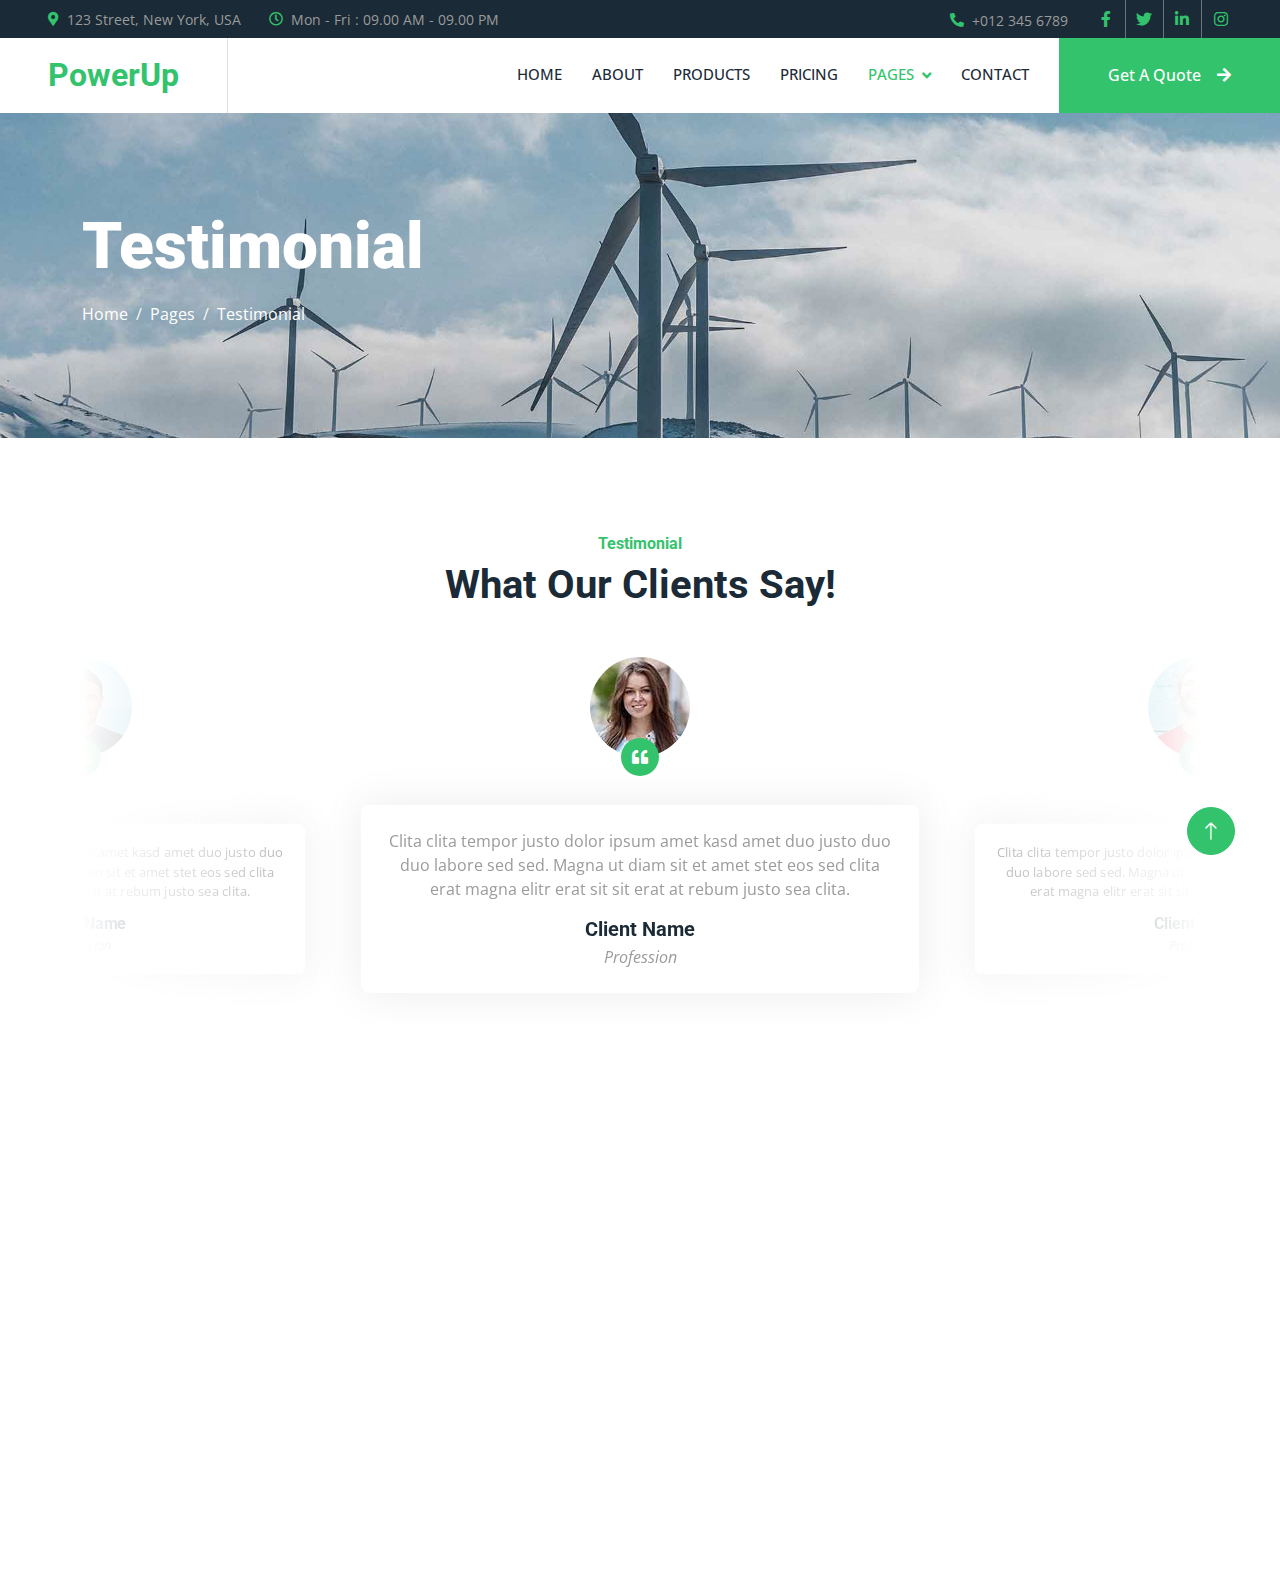
<file: testimonial.html>
<!DOCTYPE html>
<html lang="en">

<head>
    <meta charset="utf-8">
    <title>PowerUp</title>
    <meta content="width=device-width, initial-scale=1.0" name="viewport">
    <meta content="" name="keywords">
    <meta content="" name="description">

    <!-- Favicon -->
    <link href="img/favicon.ico?v=2" rel="icon">

    <!-- Google Web Fonts -->
    <link rel="preconnect" href="https://fonts.googleapis.com">
    <link rel="preconnect" href="https://fonts.gstatic.com" crossorigin>
    <link href="https://fonts.googleapis.com/css2?family=Open+Sans:wght@400;500&family=Roboto:wght@500;700;900&display=swap" rel="stylesheet"> 

    <!-- Icon Font Stylesheet -->
    <link href="https://cdnjs.cloudflare.com/ajax/libs/font-awesome/5.10.0/css/all.min.css" rel="stylesheet">
    <link href="https://cdn.jsdelivr.net/npm/bootstrap-icons@1.4.1/font/bootstrap-icons.css" rel="stylesheet">

    <!-- Libraries Stylesheet -->
    <link href="lib/animate/animate.min.css" rel="stylesheet">
    <link href="lib/owlcarousel/assets/owl.carousel.min.css" rel="stylesheet">
    <link href="lib/lightbox/css/lightbox.min.css" rel="stylesheet">

    <!-- Customized Bootstrap Stylesheet -->
    <link href="css/bootstrap.min.css" rel="stylesheet">

    <!-- Template Stylesheet -->
    <link href="css/style.css" rel="stylesheet">
</head>

<body>
    <!-- Spinner Start -->
    <div id="spinner" class="show bg-white position-fixed translate-middle w-100 vh-100 top-50 start-50 d-flex align-items-center justify-content-center">
        <div class="spinner-border text-primary" style="width: 3rem; height: 3rem;" role="status">
            <span class="sr-only">Loading...</span>
        </div>
    </div>
    <!-- Spinner End -->


    <!-- Topbar Start -->
    <div class="container-fluid bg-dark p-0">
        <div class="row gx-0 d-none d-lg-flex">
            <div class="col-lg-7 px-5 text-start">
                <div class="h-100 d-inline-flex align-items-center me-4">
                    <small class="fa fa-map-marker-alt text-primary me-2"></small>
                    <small>123 Street, New York, USA</small>
                </div>
                <div class="h-100 d-inline-flex align-items-center">
                    <small class="far fa-clock text-primary me-2"></small>
                    <small>Mon - Fri : 09.00 AM - 09.00 PM</small>
                </div>
            </div>
            <div class="col-lg-5 px-5 text-end">
                <div class="h-100 d-inline-flex align-items-center me-4">
                    <small class="fa fa-phone-alt text-primary me-2"></small>
                    <small>+012 345 6789</small>
                </div>
                <div class="h-100 d-inline-flex align-items-center mx-n2">
                    <a class="btn btn-square btn-link rounded-0 border-0 border-end border-secondary" href=""><i class="fab fa-facebook-f"></i></a>
                    <a class="btn btn-square btn-link rounded-0 border-0 border-end border-secondary" href=""><i class="fab fa-twitter"></i></a>
                    <a class="btn btn-square btn-link rounded-0 border-0 border-end border-secondary" href=""><i class="fab fa-linkedin-in"></i></a>
                    <a class="btn btn-square btn-link rounded-0" href=""><i class="fab fa-instagram"></i></a>
                </div>
            </div>
        </div>
    </div>
    <!-- Topbar End -->


    <!-- Navbar Start -->
    <nav class="navbar navbar-expand-lg bg-white navbar-light sticky-top p-0">
        <a href="index.html" class="navbar-brand d-flex align-items-center border-end px-4 px-lg-5">
            <h2 class="m-0 text-primary">PowerUp</h2>
        </a>
        <button type="button" class="navbar-toggler me-4" data-bs-toggle="collapse" data-bs-target="#navbarCollapse">
            <span class="navbar-toggler-icon"></span>
        </button>
        <div class="collapse navbar-collapse" id="navbarCollapse">
            <div class="navbar-nav ms-auto p-4 p-lg-0">
                <a href="index.html" class="nav-item nav-link">Home</a>
                <a href="about.html" class="nav-item nav-link">About</a>
                <a href="service.html" class="nav-item nav-link">Products</a>
                <a href="project.html" class="nav-item nav-link">Pricing</a>
                <div class="nav-item dropdown">
                    <a href="#" class="nav-link dropdown-toggle active" data-bs-toggle="dropdown">Pages</a>
                    <div class="dropdown-menu bg-light m-0">
                        <a href="feature.html" class="dropdown-item">Feature</a>
                        <a href="quote.html" class="dropdown-item">Free Quote</a>
                        <a href="team.html" class="dropdown-item">Our Team</a>
                        <a href="testimonial.html" class="dropdown-item active">Testimonial</a>
                        <a href="404.html" class="dropdown-item">404 Page</a>
                    </div>
                </div>
                <a href="contact.html" class="nav-item nav-link">Contact</a>
            </div>
            <a href="" class="btn btn-primary rounded-0 py-4 px-lg-5 d-none d-lg-block">Get A Quote<i class="fa fa-arrow-right ms-3"></i></a>
        </div>
    </nav>
    <!-- Navbar End -->


    <!-- Page Header Start -->
    <div class="container-fluid page-header py-5 mb-5">
        <div class="container py-5">
            <h1 class="display-3 text-white mb-3 animated slideInDown">Testimonial</h1>
            <nav aria-label="breadcrumb animated slideInDown">
                <ol class="breadcrumb">
                    <li class="breadcrumb-item"><a class="text-white" href="#">Home</a></li>
                    <li class="breadcrumb-item"><a class="text-white" href="#">Pages</a></li>
                    <li class="breadcrumb-item text-white active" aria-current="page">Testimonial</li>
                </ol>
            </nav>
        </div>
    </div>
    <!-- Page Header End -->


    <!-- Testimonial Start -->
    <div class="container-xxl py-5">
        <div class="container">
            <div class="text-center mx-auto mb-5 wow fadeInUp" data-wow-delay="0.1s" style="max-width: 600px;">
                <h6 class="text-primary">Testimonial</h6>
                <h1 class="mb-4">What Our Clients Say!</h1>
            </div>
            <div class="owl-carousel testimonial-carousel wow fadeInUp" data-wow-delay="0.1s">
                <div class="testimonial-item text-center">
                    <div class="testimonial-img position-relative">
                        <img class="img-fluid rounded-circle mx-auto mb-5" src="img/testimonial-1.jpg">
                        <div class="btn-square bg-primary rounded-circle">
                            <i class="fa fa-quote-left text-white"></i>
                        </div>
                    </div>
                    <div class="testimonial-text text-center rounded p-4">
                        <p>Clita clita tempor justo dolor ipsum amet kasd amet duo justo duo duo labore sed sed. Magna ut diam sit et amet stet eos sed clita erat magna elitr erat sit sit erat at rebum justo sea clita.</p>
                        <h5 class="mb-1">Client Name</h5>
                        <span class="fst-italic">Profession</span>
                    </div>
                </div>
                <div class="testimonial-item text-center">
                    <div class="testimonial-img position-relative">
                        <img class="img-fluid rounded-circle mx-auto mb-5" src="img/testimonial-2.jpg">
                        <div class="btn-square bg-primary rounded-circle">
                            <i class="fa fa-quote-left text-white"></i>
                        </div>
                    </div>
                    <div class="testimonial-text text-center rounded p-4">
                        <p>Clita clita tempor justo dolor ipsum amet kasd amet duo justo duo duo labore sed sed. Magna ut diam sit et amet stet eos sed clita erat magna elitr erat sit sit erat at rebum justo sea clita.</p>
                        <h5 class="mb-1">Client Name</h5>
                        <span class="fst-italic">Profession</span>
                    </div>
                </div>
                <div class="testimonial-item text-center">
                    <div class="testimonial-img position-relative">
                        <img class="img-fluid rounded-circle mx-auto mb-5" src="img/testimonial-3.jpg">
                        <div class="btn-square bg-primary rounded-circle">
                            <i class="fa fa-quote-left text-white"></i>
                        </div>
                    </div>
                    <div class="testimonial-text text-center rounded p-4">
                        <p>Clita clita tempor justo dolor ipsum amet kasd amet duo justo duo duo labore sed sed. Magna ut diam sit et amet stet eos sed clita erat magna elitr erat sit sit erat at rebum justo sea clita.</p>
                        <h5 class="mb-1">Client Name</h5>
                        <span class="fst-italic">Profession</span>
                    </div>
                </div>
            </div>
        </div>
    </div>
    <!-- Testimonial End -->
        

    <!-- Footer Start -->
    <div class="container-fluid bg-dark text-body footer mt-5 pt-5 wow fadeIn" data-wow-delay="0.1s">
        <div class="container py-5">
            <div class="row g-5">
                <div class="col-lg-3 col-md-6">
                    <h5 class="text-white mb-4">Address</h5>
                    <p class="mb-2"><i class="fa fa-map-marker-alt me-3"></i>57B Allen Avenue, Ikeja, Lagos, Nigeria</p>
                    <p class="mb-2"><i class="fa fa-phone-alt me-3"></i>+234 814 376 6745</p>
                    <p class="mb-2"><i class="fa fa-envelope me-3"></i>Powerup@outlook.com</p>
                    <div class="d-flex pt-2">
                        <a class="btn btn-square btn-outline-light btn-social" href=""><i class="fab fa-twitter"></i></a>
                        <a class="btn btn-square btn-outline-light btn-social" href=""><i class="fab fa-facebook-f"></i></a>
                        <a class="btn btn-square btn-outline-light btn-social" href=""><i class="fab fa-youtube"></i></a>
                        <a class="btn btn-square btn-outline-light btn-social" href=""><i class="fab fa-linkedin-in"></i></a>
                    </div>
                </div>
                <div class="col-lg-3 col-md-6">
                    <h5 class="text-white mb-4">Quick Links</h5>
                    <a class="btn btn-link" href="">About Us</a>
                    <a class="btn btn-link" href="">Contact Us</a>
                    <a class="btn btn-link" href="">Our Services</a>
                    <a class="btn btn-link" href="">Terms & Condition</a>
                    <a class="btn btn-link" href="">Support</a>
                </div>
                <div class="col-lg-3 col-md-6">
                    <h5 class="text-white mb-4">Project Gallery</h5>
                    <div class="row g-2">
                        <div class="col-4">
                            <img class="img-fluid rounded" src="img/gallery-1.jpg" alt="">
                        </div>
                        <div class="col-4">
                            <img class="img-fluid rounded" src="img/gallery-2.jpg" alt="">
                        </div>
                        <div class="col-4">
                            <img class="img-fluid rounded" src="img/gallery-3.jpg" alt="">
                        </div>
                        <div class="col-4">
                            <img class="img-fluid rounded" src="img/gallery-4.jpg" alt="">
                        </div>
                        <div class="col-4">
                            <img class="img-fluid rounded" src="img/gallery-5.jpg" alt="">
                        </div>
                        <div class="col-4">
                            <img class="img-fluid rounded" src="img/gallery-6.jpg" alt="">
                        </div>
                    </div>
                </div>
                <div class="col-lg-3 col-md-6">
                    <h5 class="text-white mb-4">Newsletter</h5>
                    <p>Stay updated with our monthly newsletter</p>
                    <div class="position-relative mx-auto" style="max-width: 400px;">
                        <input class="form-control border-0 w-100 py-3 ps-4 pe-5" type="text" placeholder="Your email">
                        <button type="button" class="btn btn-primary py-2 position-absolute top-0 end-0 mt-2 me-2">SignUp</button>
                    </div>
                </div>
            </div>
        </div>
        <div class="container">
            <div class="copyright">
                <div class="row">
                    <div class="col-md-6 text-center text-md-start mb-3 mb-md-0">
                        &copy; <a href="#">Powerup.com</a>, All Right Reserved.
                    </div>
                    <div class="col-md-6 text-center text-md-end">
                        <!--/*** This template is free as long as you keep the footer author’s credit link/attribution link/backlink. If you'd like to use the template without the footer author’s credit link/attribution link/backlink, you can purchase the Credit Removal License from "https://htmlcodex.com/credit-removal". Thank you for your support. ***/-->
                        Designed By <a href="https://htmlcodex.com">The Tribe</a>
                        <br>Distributed By <a href="https://themewagon.com" target="_blank">Tech4Dev</a>
                    </div>
                </div>
            </div>
        </div>
    </div>
    <!-- Footer End -->


    <!-- Back to Top -->
    <a href="#" class="btn btn-lg btn-primary btn-lg-square rounded-circle back-to-top"><i class="bi bi-arrow-up"></i></a>


    <!-- JavaScript Libraries -->
    <script src="https://code.jquery.com/jquery-3.4.1.min.js"></script>
    <script src="https://cdn.jsdelivr.net/npm/bootstrap@5.0.0/dist/js/bootstrap.bundle.min.js"></script>
    <script src="lib/wow/wow.min.js"></script>
    <script src="lib/easing/easing.min.js"></script>
    <script src="lib/waypoints/waypoints.min.js"></script>
    <script src="lib/counterup/counterup.min.js"></script>
    <script src="lib/owlcarousel/owl.carousel.min.js"></script>
    <script src="lib/isotope/isotope.pkgd.min.js"></script>
    <script src="lib/lightbox/js/lightbox.min.js"></script>

    <!-- Template Javascript -->
    <script src="js/main.js"></script>
</body>

</html>
</file>
<file: css/style.css>
/********** Template CSS **********/
:root {
    --primary: #32C36C;
    --light: #F6F7F8;
    --dark: #1A2A36;
}

.fw-medium {
    font-weight: 500 !important;
}

.fw-bold {
    font-weight: 700 !important;
}

.fw-black {
    font-weight: 900 !important;
}

.back-to-top {
    position: fixed;
    display: none;
    right: 45px;
    bottom: 45px;
    z-index: 99;
}


/*** Spinner ***/
#spinner {
    opacity: 0;
    visibility: hidden;
    transition: opacity .5s ease-out, visibility 0s linear .5s;
    z-index: 99999;
}

#spinner.show {
    transition: opacity .5s ease-out, visibility 0s linear 0s;
    visibility: visible;
    opacity: 1;
}


/*** Button ***/
.btn {
    font-weight: 500;
    transition: .5s;
}

.btn.btn-primary,
.btn.btn-outline-primary:hover {
    color: #FFFFFF;
}

.btn-square {
    width: 38px;
    height: 38px;
}

.btn-sm-square {
    width: 32px;
    height: 32px;
}

.btn-lg-square {
    width: 48px;
    height: 48px;
}

.btn-square,
.btn-sm-square,
.btn-lg-square {
    padding: 0;
    display: flex;
    align-items: center;
    justify-content: center;
    font-weight: normal;
}

/*** Navbar ***/
.navbar.sticky-top {
    top: -100px;
    transition: .5s;
}

.navbar .navbar-brand,
.navbar a.btn {
    height: 75px;
}

.navbar .navbar-nav .nav-link {
    margin-right: 30px;
    padding: 25px 0;
    color: var(--dark);
    font-size: 15px;
    font-weight: 500;
    text-transform: uppercase;
    outline: none;
}

.navbar .navbar-nav .nav-link:hover,
.navbar .navbar-nav .nav-link.active {
    color: var(--primary);
}

.navbar .dropdown-toggle::after {
    border: none;
    content: "\f107";
    font-family: "Font Awesome 5 Free";
    font-weight: 900;
    vertical-align: middle;
    margin-left: 8px;
}

@media (max-width: 991.98px) {
    .navbar .navbar-nav .nav-link  {
        margin-right: 0;
        padding: 10px 0;
    }

    .navbar .navbar-nav {
        border-top: 1px solid #EEEEEE;
    }
}

@media (min-width: 992px) {
    .navbar .nav-item .dropdown-menu {
        display: block;
        border: none;
        margin-top: 0;
        top: 150%;
        opacity: 0;
        visibility: hidden;
        transition: .5s;
    }

    .navbar .nav-item:hover .dropdown-menu {
        top: 100%;
        visibility: visible;
        transition: .5s;
        opacity: 1;
    }
}


/*** Header ***/
.owl-carousel-inner {
    position: absolute;
    width: 100%;
    height: 100%;
    top: 0;
    left: 0;
    display: flex;
    align-items: center;
    background: rgba(0, 0, 0, .1);
}

@media (max-width: 768px) {
    .header-carousel .owl-carousel-item {
        position: relative;
        min-height: 500px;
    }

    .header-carousel .owl-carousel-item img {
        position: absolute;
        width: 100%;
        height: 100%;
        object-fit: cover;
    }

    .header-carousel .owl-carousel-item p {
        font-size: 16px !important;
    }
}

.header-carousel .owl-dots {
    position: absolute;
    width: 60px;
    height: 100%;
    top: 0;
    right: 30px;
    display: flex;
    flex-direction: column;
    align-items: center;
    justify-content: center;
}

.header-carousel .owl-dots .owl-dot {
    position: relative;
    width: 45px;
    height: 45px;
    margin: 5px 0;
    background: #FFFFFF;
    box-shadow: 0 0 30px rgba(255, 255, 255, .9);
    border-radius: 45px;
    transition: .8s;
}

.header-carousel .owl-dots .owl-dot.active {
    width: 60px;
    height: 60px;
}

.header-carousel .owl-dots .owl-dot img {
    position: absolute;
    width: 100%;
    height: 100%;
    object-fit: cover;
    padding: 2px;
    border-radius: 45px;
    transition: .8s;
}

.page-header {
    background: linear-gradient(rgba(0, 0, 0, .1), rgba(0, 0, 0, .1)), url(../img/carousel-1.jpg) center center no-repeat;
    background-size: cover;
}

.breadcrumb-item + .breadcrumb-item::before {
    color: var(--light);
}


/*** About ***/
@media (min-width: 992px) {
    .container.about {
        max-width: 100% !important;
    }

    .about-text  {
        padding-right: calc(((100% - 960px) / 2) + .75rem);
    }
}

@media (min-width: 1200px) {
    .about-text  {
        padding-right: calc(((100% - 1140px) / 2) + .75rem);
    }
}

@media (min-width: 1400px) {
    .about-text  {
        padding-right: calc(((100% - 1320px) / 2) + .75rem);
    }
}


/*** Service ***/
.service-item {
    box-shadow: 0 0 45px rgba(0, 0, 0, .08);
}

.service-icon {
    position: relative;
    margin: -50px 0 25px 0;
    width: 100px;
    height: 100px;
    display: flex;
    align-items: center;
    justify-content: center;
    color: var(--primary);
    background: #FFFFFF;
    border-radius: 100px;
    box-shadow: 0 0 45px rgba(0, 0, 0, .08);
    transition: .5s;
}

.service-item:hover .service-icon {
    color: #FFFFFF;
    background: var(--primary);
}


/*** Feature ***/
@media (min-width: 992px) {
    .container.feature {
        max-width: 100% !important;
    }

    .feature-text  {
        padding-left: calc(((100% - 960px) / 2) + .75rem);
    }
}

@media (min-width: 1200px) {
    .feature-text  {
        padding-left: calc(((100% - 1140px) / 2) + .75rem);
    }
}

@media (min-width: 1400px) {
    .feature-text  {
        padding-left: calc(((100% - 1320px) / 2) + .75rem);
    }
}


/*** Project Portfolio ***/
#portfolio-flters li {
    display: inline-block;
    font-weight: 500;
    color: var(--dark);
    cursor: pointer;
    transition: .5s;
    border-bottom: 2px solid transparent;
}

#portfolio-flters li:hover,
#portfolio-flters li.active {
    color: var(--primary);
    border-color: var(--primary);
}

.portfolio-img {
    position: relative;
}

.portfolio-img::before,
.portfolio-img::after {
    position: absolute;
    content: "";
    width: 0;
    height: 100%;
    top: 0;
    background: var(--dark);
    transition: .5s;
}

.portfolio-img::before {
    left: 50%;
}

.portfolio-img::after {
    right: 50%;
}

.portfolio-item:hover .portfolio-img::before {
    width: 51%;
    left: 0;
}

.portfolio-item:hover .portfolio-img::after {
    width: 51%;
    right: 0;
}

.portfolio-btn {
    position: absolute;
    top: 0;
    left: 0;
    width: 100%;
    height: 100%;
    display: flex;
    align-items: center;
    justify-content: center;
    opacity: 0;
    z-index: 1;
    transition: .5s;
}

.portfolio-item:hover .portfolio-btn {
    opacity: 1;
    transition-delay: .3s;
}


/*** Quote ***/
@media (min-width: 992px) {
    .container.quote {
        max-width: 100% !important;
    }

    .quote-text  {
        padding-right: calc(((100% - 960px) / 2) + .75rem);
    }
}

@media (min-width: 1200px) {
    .quote-text  {
        padding-right: calc(((100% - 1140px) / 2) + .75rem);
    }
}

@media (min-width: 1400px) {
    .quote-text  {
        padding-right: calc(((100% - 1320px) / 2) + .75rem);
    }
}


/*** Team ***/
.team-item {
    box-shadow: 0 0 45px rgba(0, 0, 0, .08);
}

.team-item img {
    border-radius: 8px 60px 0 0;
}

.team-item .team-social {
    display: flex;
    flex-direction: column;
    align-items: center;
    justify-content: flex-end;
    background: #FFFFFF;
    transition: .5s;
}


/*** Testimonial ***/
.testimonial-carousel::before {
    position: absolute;
    content: "";
    top: 0;
    left: 0;
    height: 100%;
    width: 0;
    background: linear-gradient(to right, rgba(255, 255, 255, 1) 0%, rgba(255, 255, 255, 0) 100%);
    z-index: 1;
}

.testimonial-carousel::after {
    position: absolute;
    content: "";
    top: 0;
    right: 0;
    height: 100%;
    width: 0;
    background: linear-gradient(to left, rgba(255, 255, 255, 1) 0%, rgba(255, 255, 255, 0) 100%);
    z-index: 1;
}

@media (min-width: 768px) {
    .testimonial-carousel::before,
    .testimonial-carousel::after {
        width: 200px;
    }
}

@media (min-width: 992px) {
    .testimonial-carousel::before,
    .testimonial-carousel::after {
        width: 300px;
    }
}

.testimonial-carousel .owl-nav {
    position: absolute;
    width: 350px;
    top: 20px;
    left: 50%;
    transform: translateX(-50%);
    display: flex;
    justify-content: space-between;
    opacity: 0;
    transition: .5s;
    z-index: 1;
}

.testimonial-carousel:hover .owl-nav {
    width: 300px;
    opacity: 1;
}

.testimonial-carousel .owl-nav .owl-prev,
.testimonial-carousel .owl-nav .owl-next {
    position: relative;
    color: var(--primary);
    font-size: 45px;
    transition: .5s;
}

.testimonial-carousel .owl-nav .owl-prev:hover,
.testimonial-carousel .owl-nav .owl-next:hover {
    color: var(--dark);
}

.testimonial-carousel .testimonial-img img {
    width: 100px;
    height: 100px;
}

.testimonial-carousel .testimonial-img .btn-square {
    position: absolute;
    bottom: -19px;
    left: 50%;
    transform: translateX(-50%);
}

.testimonial-carousel .owl-item .testimonial-text {
    margin-bottom: 30px;
    box-shadow: 0 0 45px rgba(0, 0, 0, .08);
    transform: scale(.8);
    transition: .5s;
}

.testimonial-carousel .owl-item.center .testimonial-text {
    transform: scale(1);
}


/*** Contact ***/
@media (min-width: 992px) {
    .container.contact {
        max-width: 100% !important;
    }

    .contact-text  {
        padding-left: calc(((100% - 960px) / 2) + .75rem);
    }
}

@media (min-width: 1200px) {
    .contact-text  {
        padding-left: calc(((100% - 1140px) / 2) + .75rem);
    }
}

@media (min-width: 1400px) {
    .contact-text  {
        padding-left: calc(((100% - 1320px) / 2) + .75rem);
    }
}


/*** Footer ***/
.footer .btn.btn-social {
    margin-right: 5px;
    color: #9B9B9B;
    border: 1px solid #9B9B9B;
    border-radius: 38px;
    transition: .3s;
}

.footer .btn.btn-social:hover {
    color: var(--primary);
    border-color: var(--light);
}

.footer .btn.btn-link {
    display: block;
    margin-bottom: 5px;
    padding: 0;
    text-align: left;
    color: #9B9B9B;
    font-weight: normal;
    text-transform: capitalize;
    transition: .3s;
}

.footer .btn.btn-link::before {
    position: relative;
    content: "\f105";
    font-family: "Font Awesome 5 Free";
    font-weight: 900;
    margin-right: 10px;
}

.footer .btn.btn-link:hover {
    color: #FFFFFF;
    letter-spacing: 1px;
    box-shadow: none;
}

.footer .copyright {
    padding: 25px 0;
    border-top: 1px solid rgba(256, 256, 256, .1);
}

.footer .copyright a {
    color: var(--light);
}

.footer .copyright a:hover {
    color: var(--primary);
}
</file>
